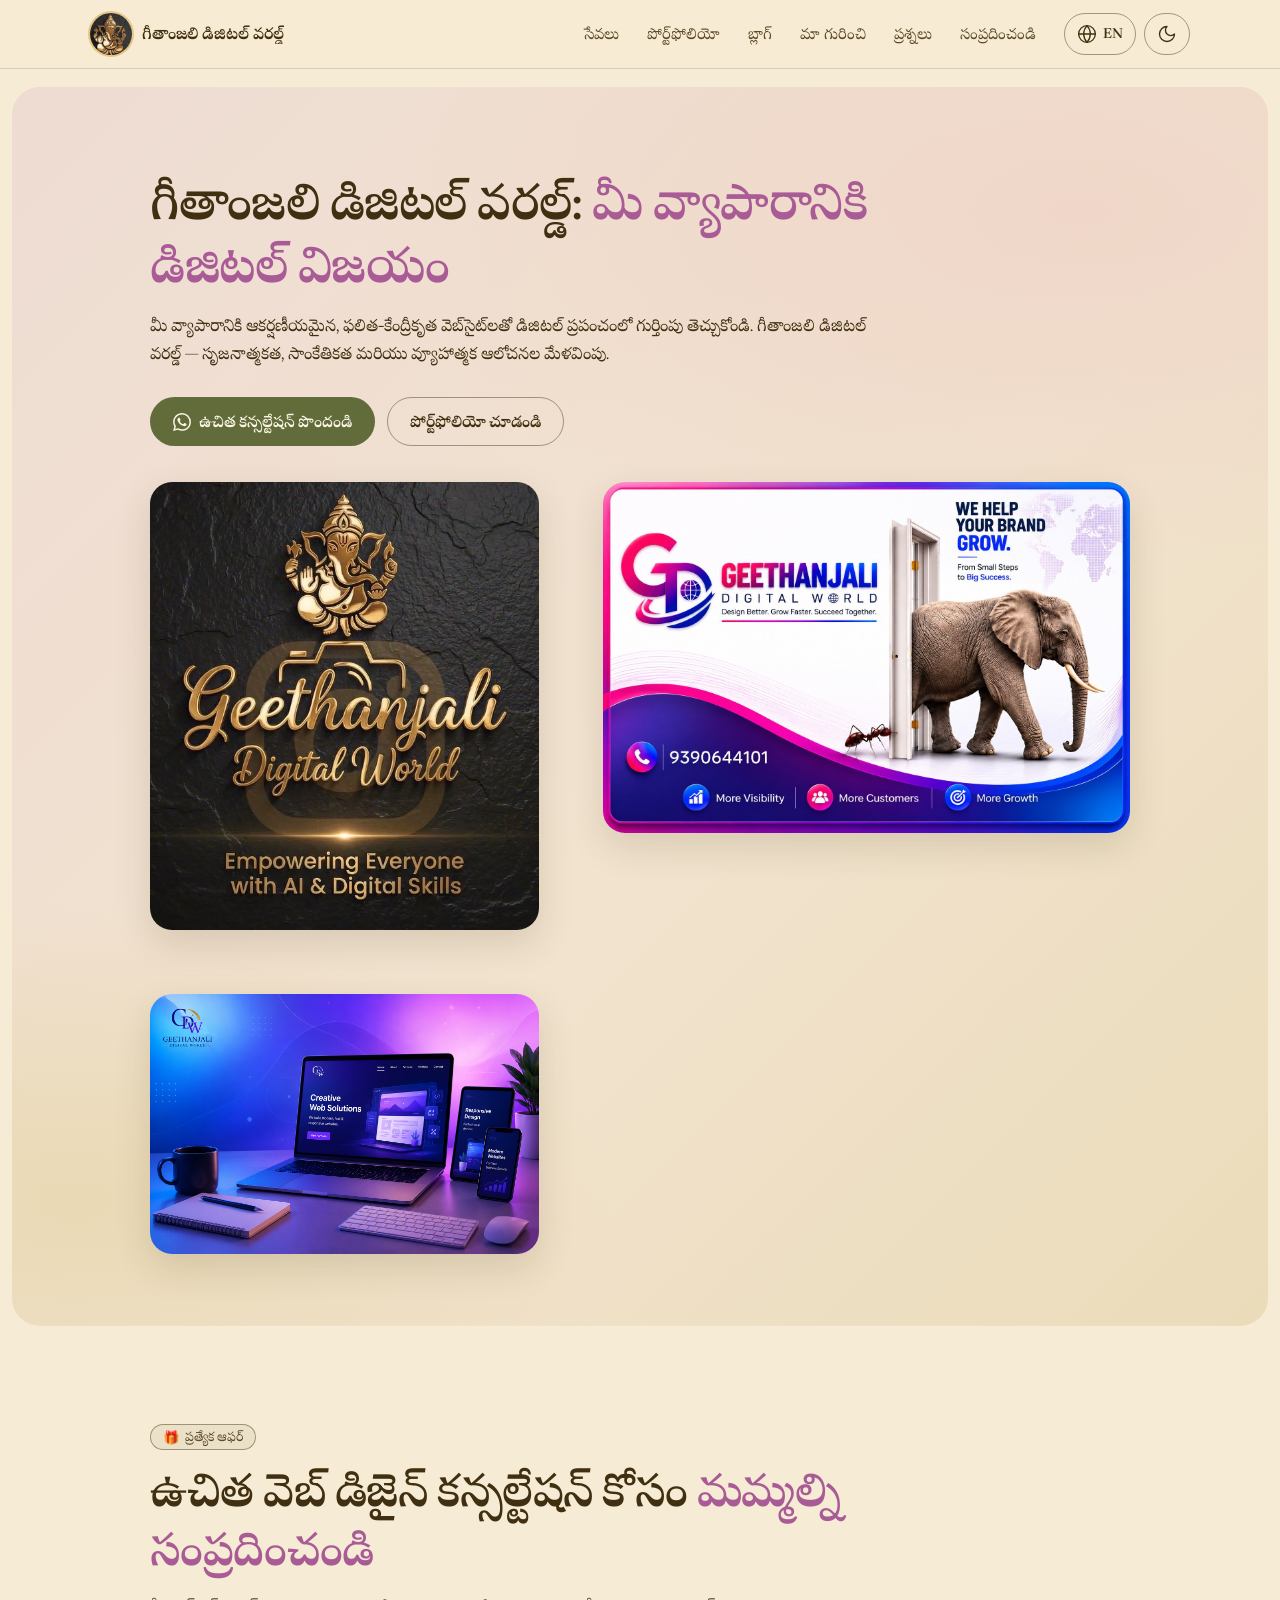
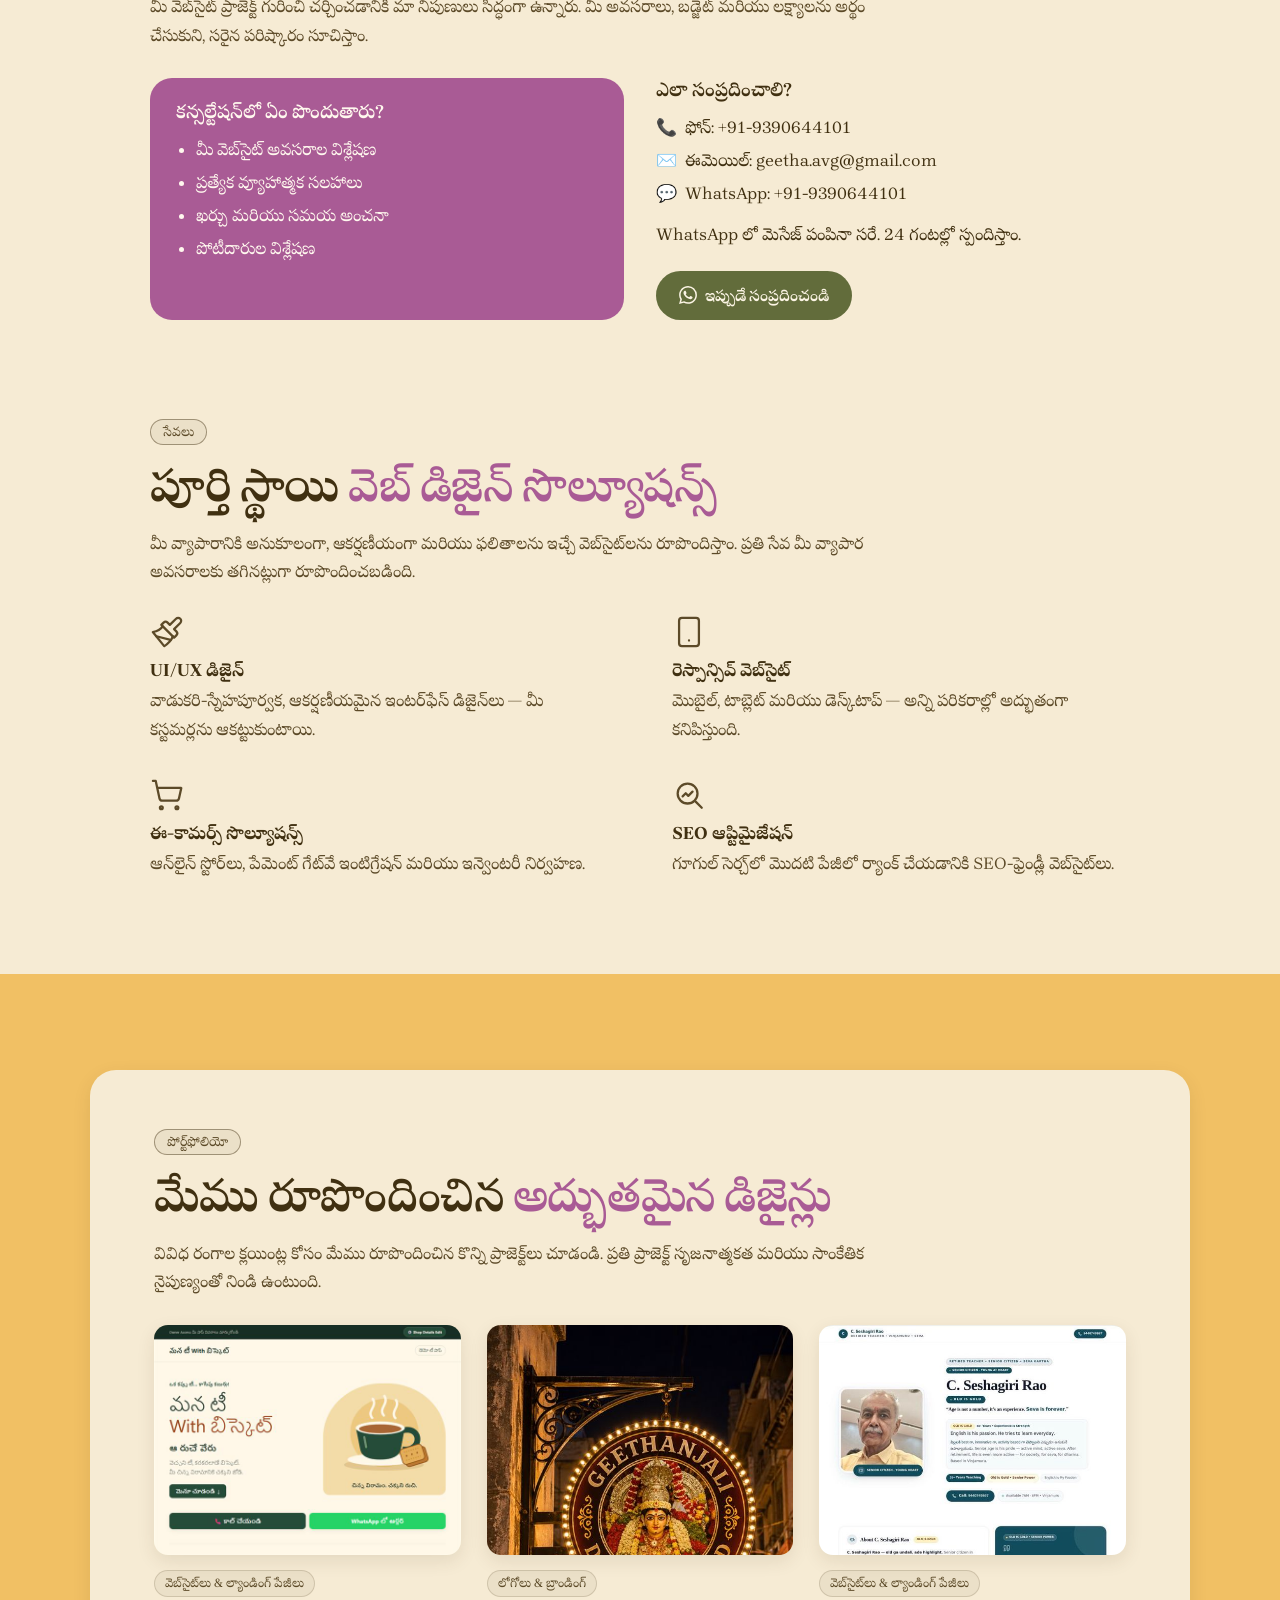
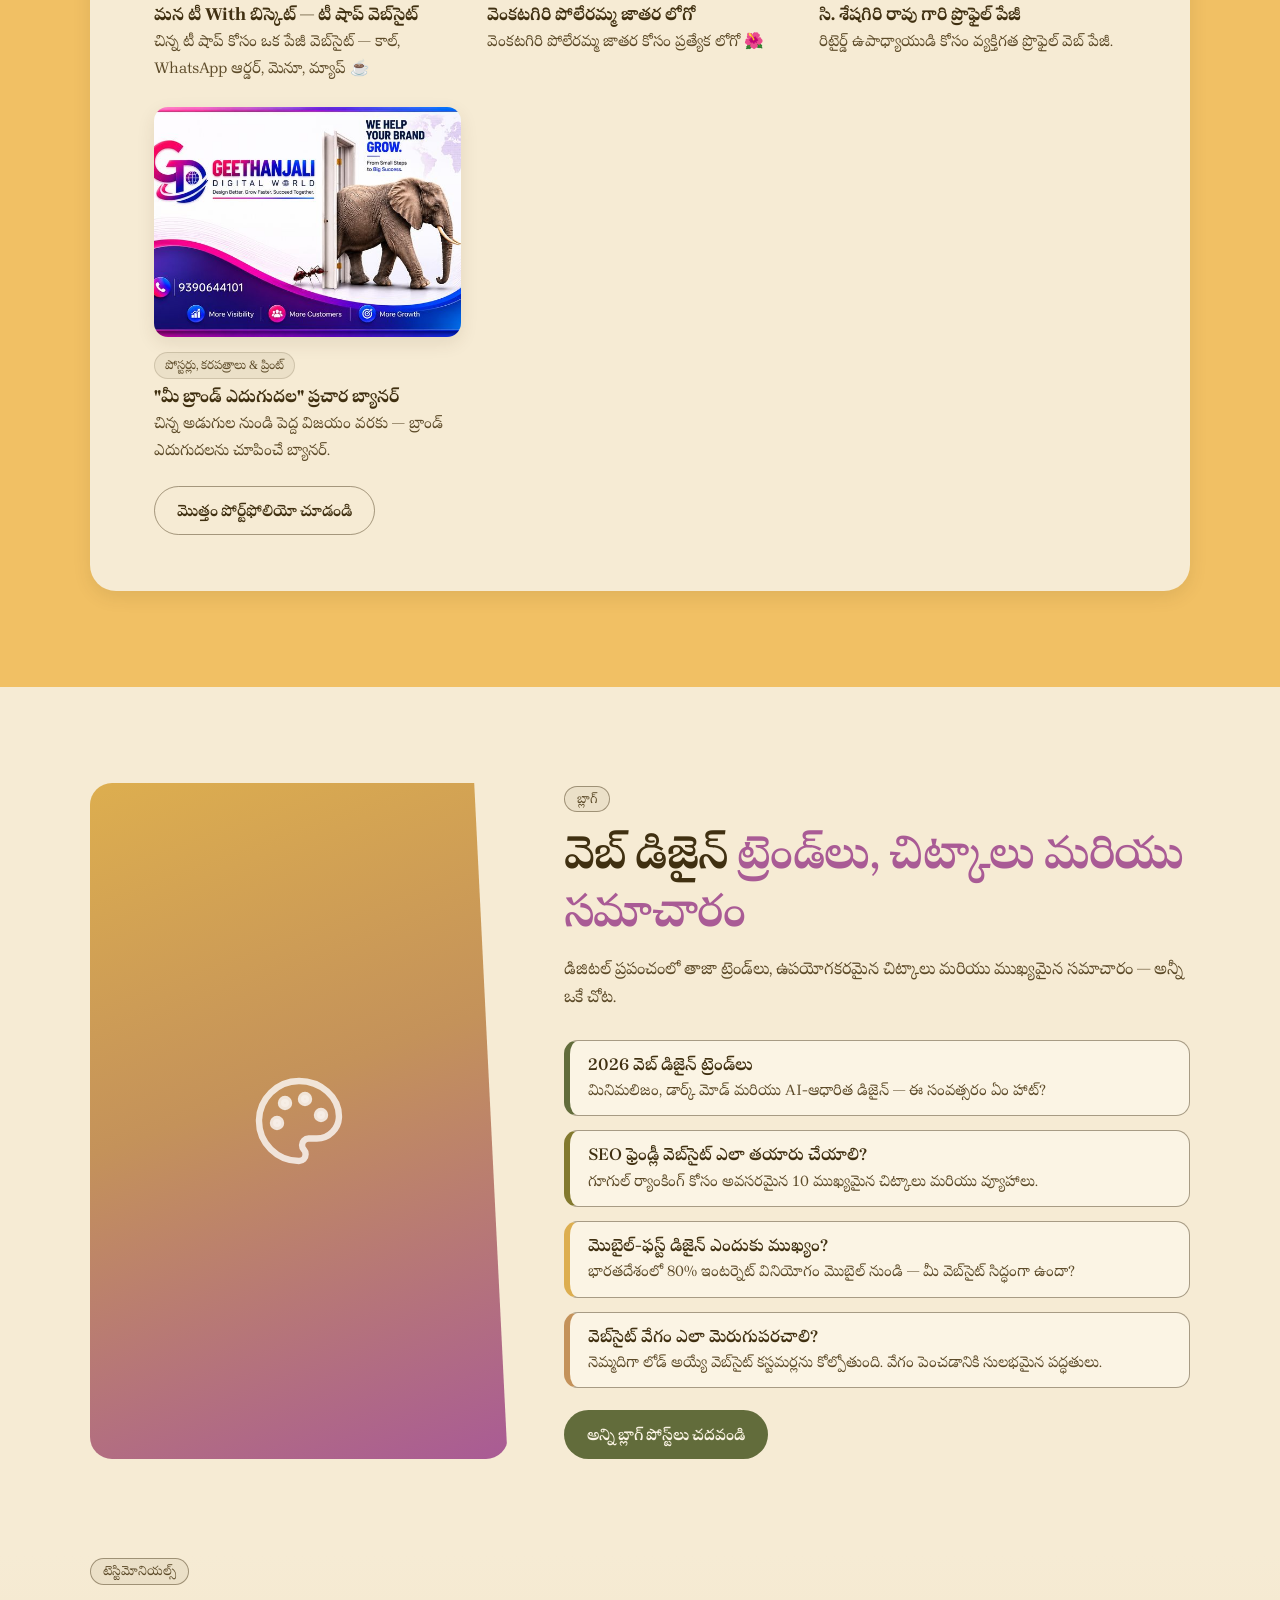
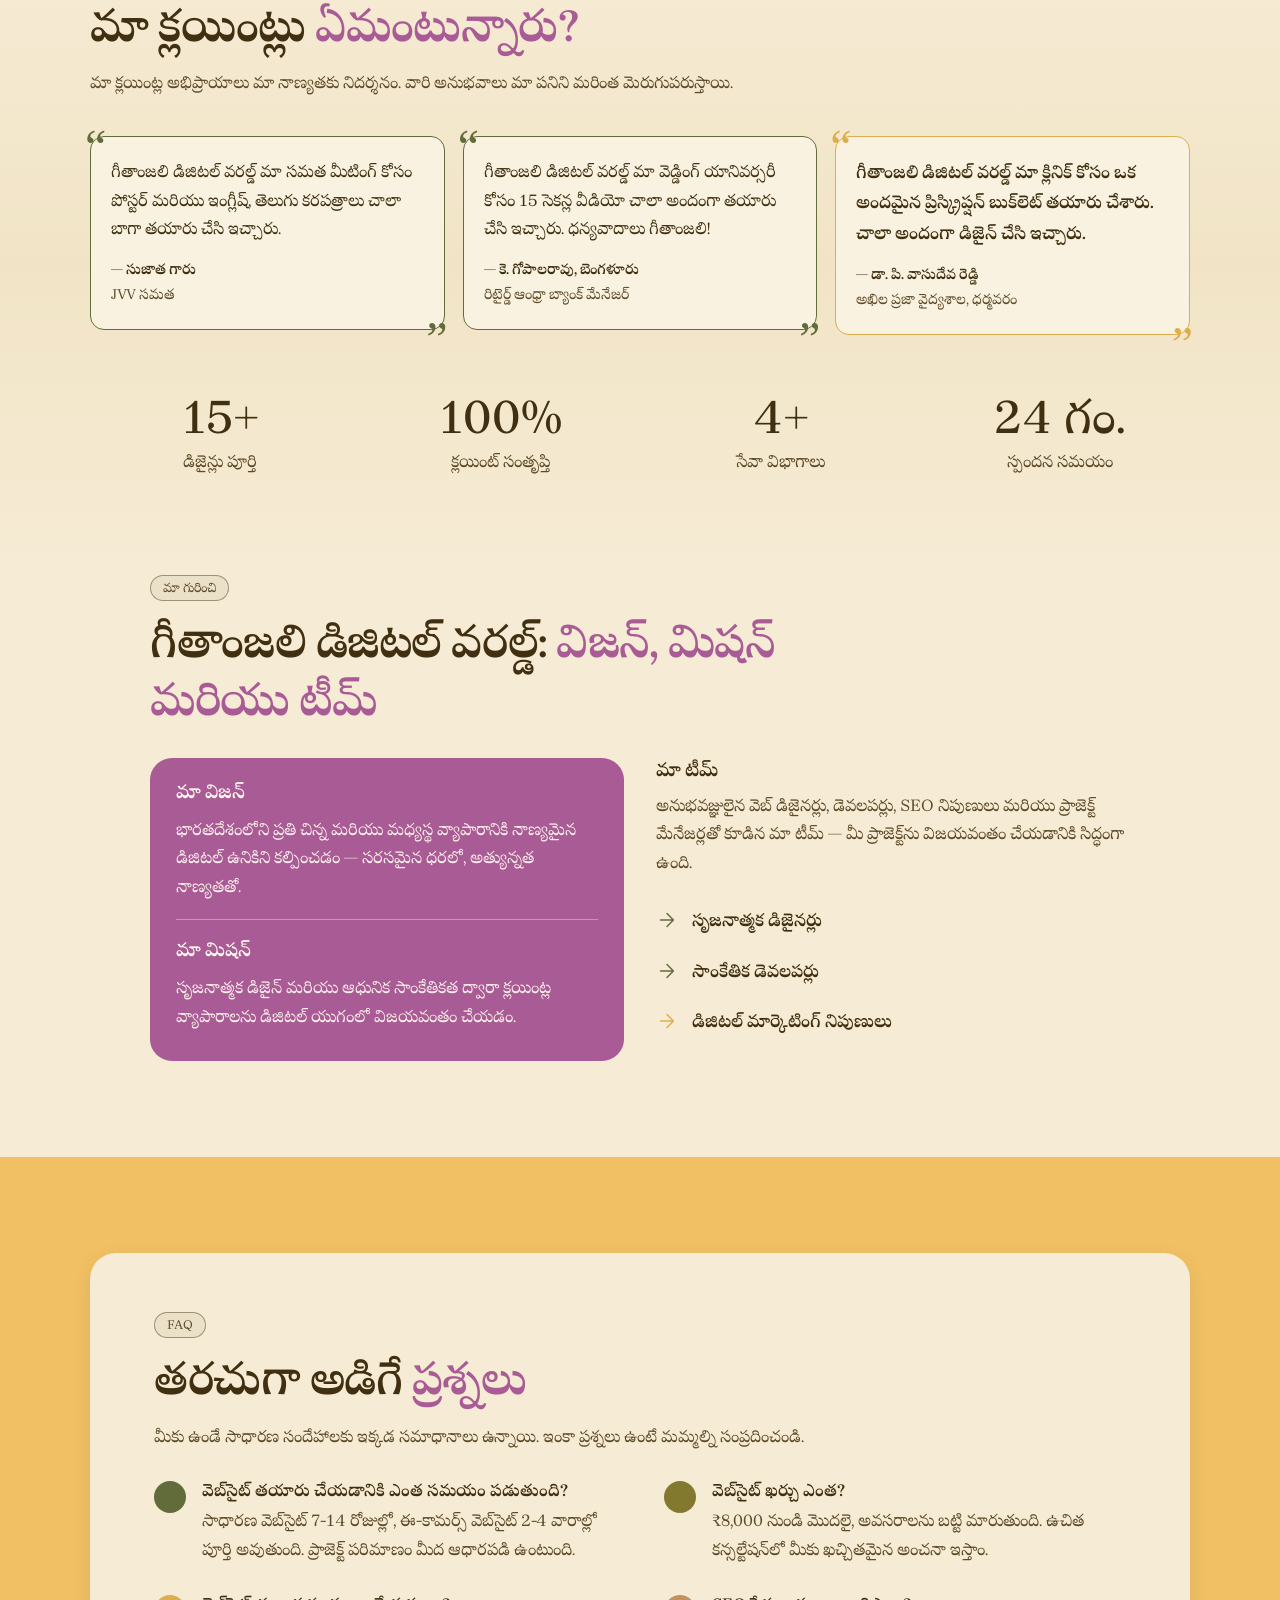
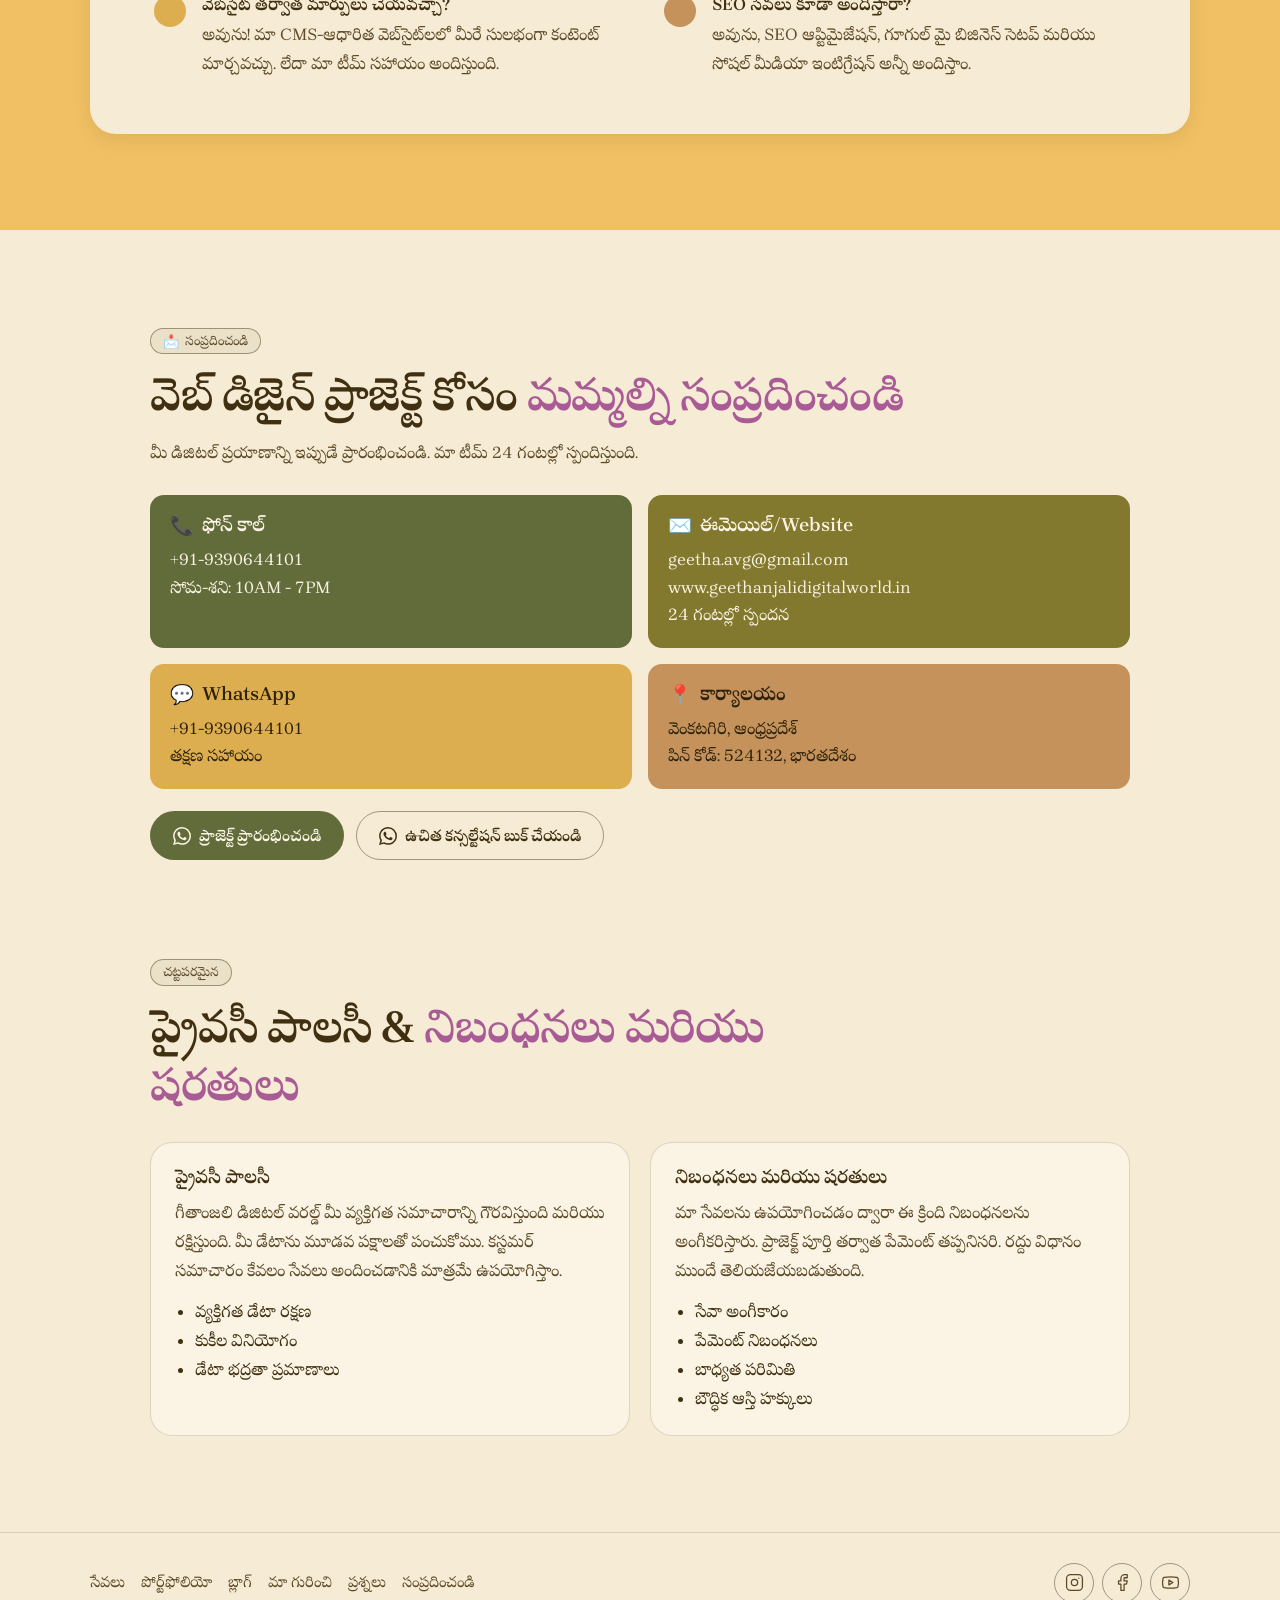
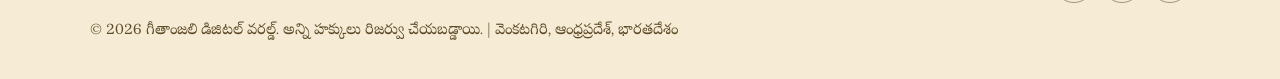
<file: index.html>
<!doctype html>
<html lang="te" data-root="./" data-page="home">
<head>
  <meta charset="utf-8">
  <meta name="viewport" content="width=device-width, initial-scale=1">
  <!-- Fallback title/description for search engines and link previews.
       The visible text comes from content.js. -->
  <title>గీతాంజలి డిజిటల్ వరల్డ్ : మీ వ్యాపారానికి డిజిటల్ విజయం | Geethanjali Digital World</title>
  <meta name="description" content="వెంకటగిరిలో వెబ్ డిజైన్, లోగోలు, పోస్టర్లు మరియు డిజిటల్ సేవలు. Web design, logos, posters and digital services from Venkatagiri.">
  <meta property="og:type" content="website">
  <meta property="og:title" content="గీతాంజలి డిజిటల్ వరల్డ్ : మీ వ్యాపారానికి డిజిటల్ విజయం | Geethanjali Digital World">
  <meta property="og:description" content="వెంకటగిరిలో వెబ్ డిజైన్, లోగోలు, పోస్టర్లు మరియు డిజిటల్ సేవలు. Web design, logos, posters and digital services from Venkatagiri.">
  <meta property="og:image" content="./assets/images/brand/logo-ganesha.jpg">
  <meta name="theme-color" content="#F6EBD4" media="(prefers-color-scheme: light)">
  <meta name="theme-color" content="#1C1812" media="(prefers-color-scheme: dark)">
  <link rel="icon" href="./assets/images/brand/favicon-32.png">
  <link rel="apple-touch-icon" href="./assets/images/brand/favicon-180.png">
  <link rel="stylesheet" href="./assets/css/style.css">
  <script src="./content.js"></script>
  <script src="./assets/js/site.js"></script>
  <script src="./assets/js/pages/home.js" defer></script>
</head>
<body>
  <header id="site-header"></header>
  <main id="main" tabindex="-1"></main>
  <footer id="site-footer"></footer>
  <noscript><p class="noscript">ఈ వెబ్‌సైట్ చూడటానికి JavaScript ఆన్ చేయండి. Please turn on JavaScript to view this website.</p></noscript>
</body>
</html>
</file>
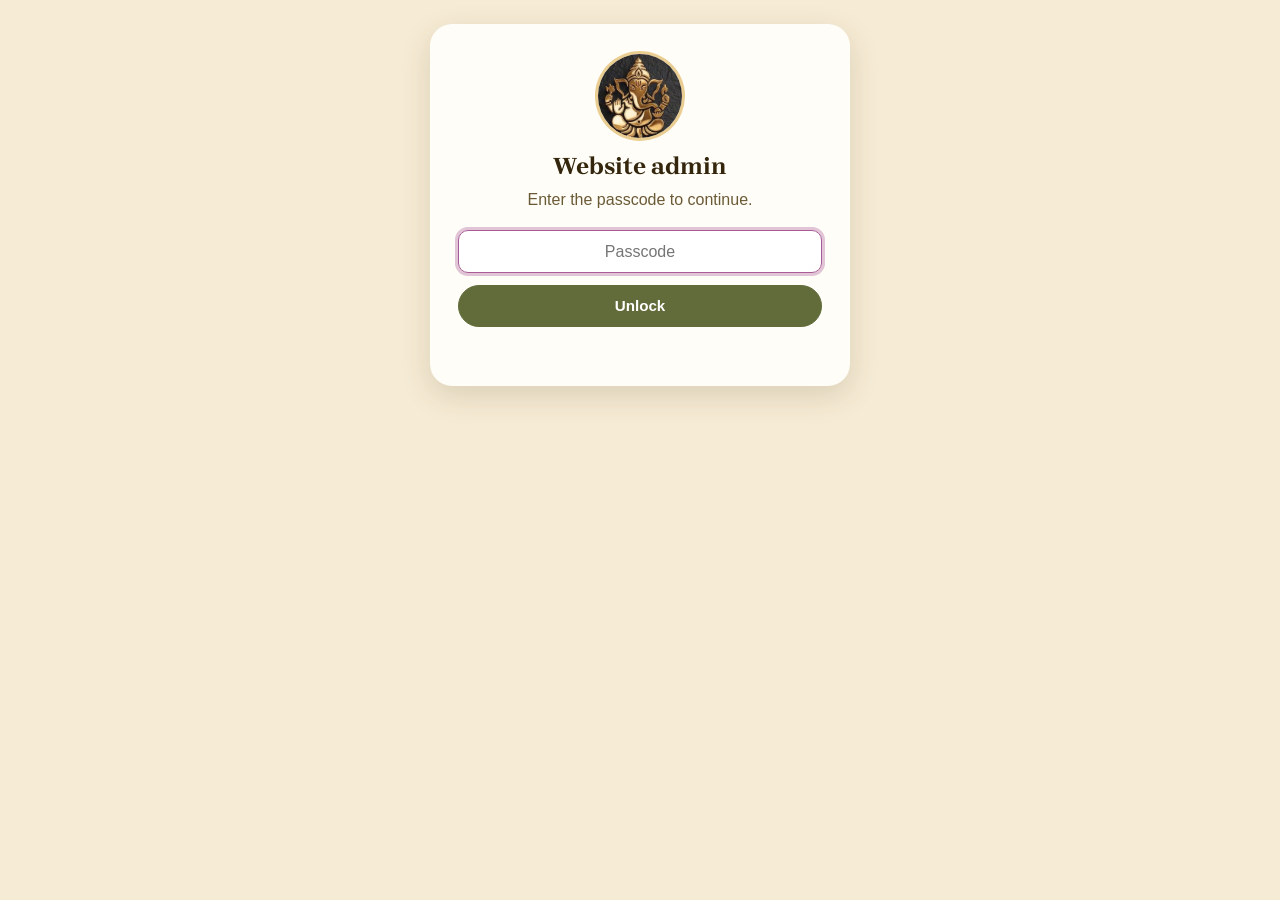
<file: admin/index.html>
<!doctype html>
<html lang="en">
<head>
  <meta charset="utf-8">
  <meta name="viewport" content="width=device-width, initial-scale=1, viewport-fit=cover">
  <meta name="robots" content="noindex, nofollow">
  <meta name="theme-color" content="#FBF5E8">
  <meta name="apple-mobile-web-app-capable" content="yes">
  <meta name="apple-mobile-web-app-title" content="Site Admin">
  <title>Website admin — Geethanjali Digital World</title>
  <link rel="icon" href="../assets/images/brand/favicon-32.png">
  <link rel="apple-touch-icon" href="../assets/images/brand/favicon-180.png">
  <link rel="preconnect" href="https://fonts.gstatic.com" crossorigin>
  <link rel="stylesheet" href="https://fonts.googleapis.com/css2?family=Brygada+1918:wght@400;600&family=Noto+Serif+Telugu:wght@400;600&display=swap">
  <link rel="stylesheet" href="admin.css">
  <script>
    // Always load the newest content.js (skip the browser cache).
    document.write('<script src="../content.js?v=' + Date.now() + '"><\/script>');
  </script>
  <script src="content-io.js"></script>
  <script src="admin.js" defer></script>
</head>
<body>
  <div id="app"><div class="lock"><p class="muted">Loading…</p></div></div>
  <noscript><p style="padding:24px">The admin panel needs JavaScript.</p></noscript>
</body>
</html>
</file>
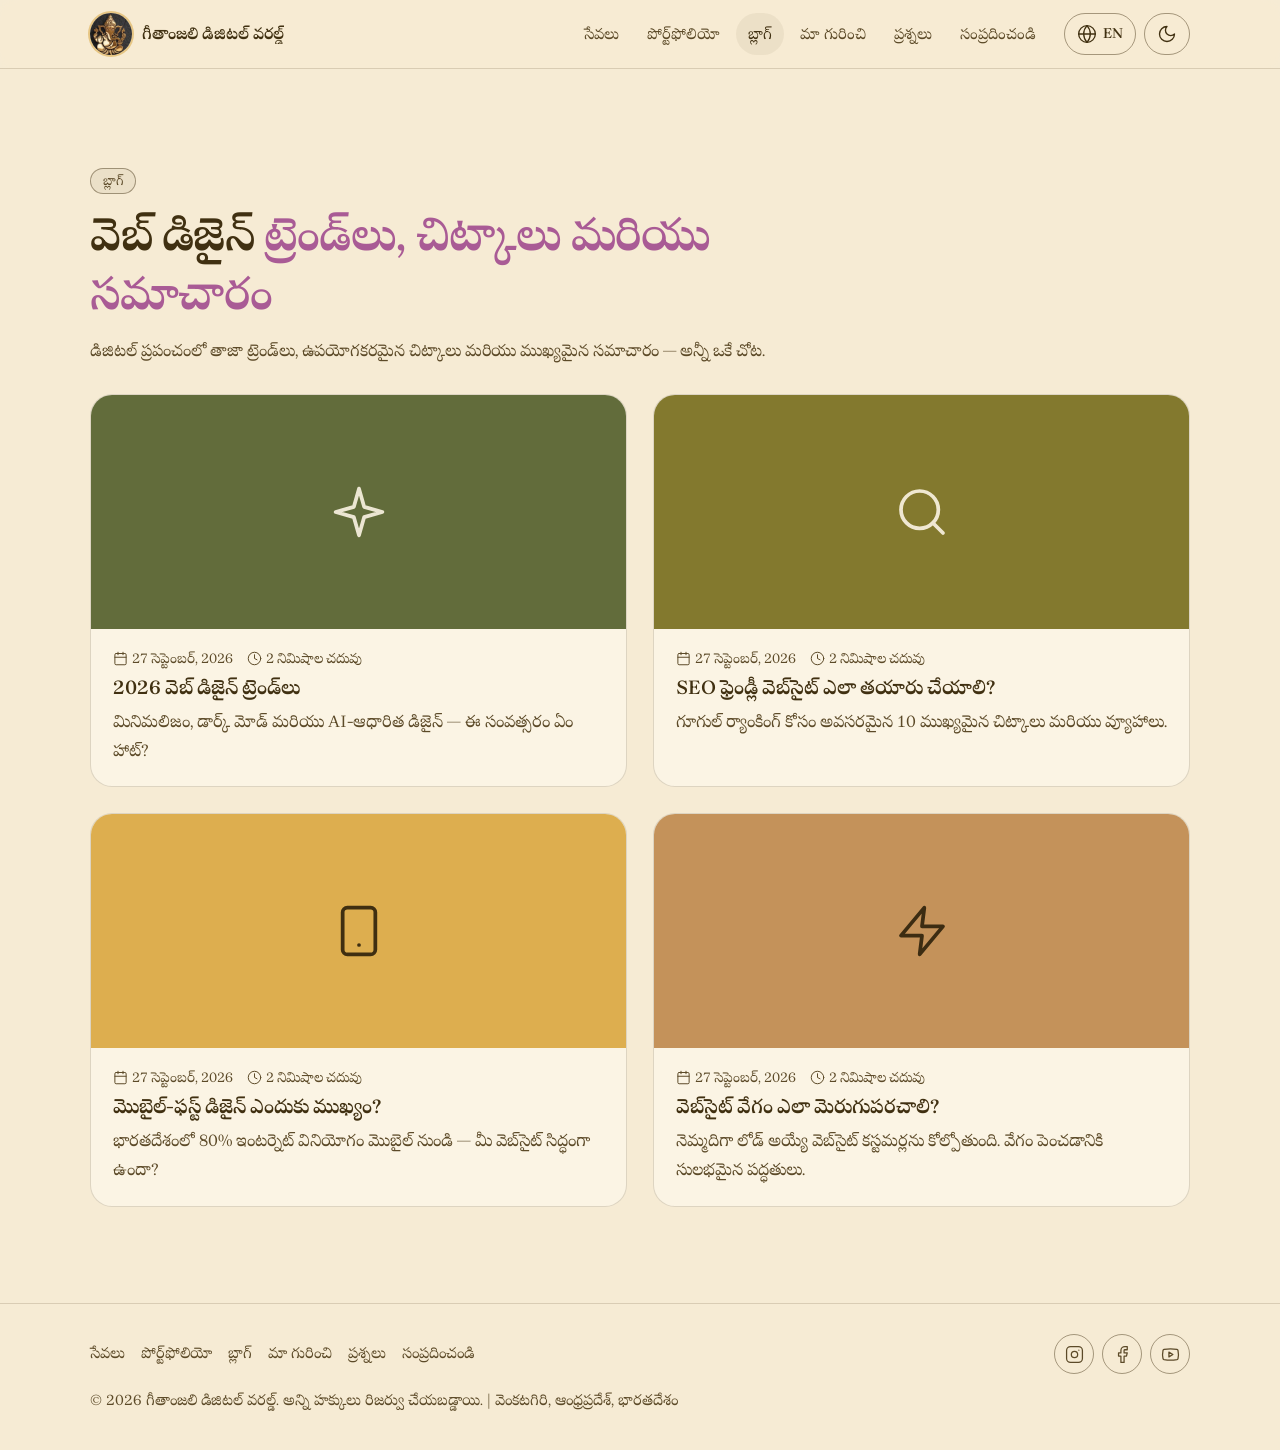
<file: blog/index.html>
<!doctype html>
<html lang="te" data-root="../" data-page="blog">
<head>
  <meta charset="utf-8">
  <meta name="viewport" content="width=device-width, initial-scale=1">
  <!-- Fallback title/description for search engines and link previews.
       The visible text comes from content.js. -->
  <title>బ్లాగ్ | Blog — Geethanjali Digital World</title>
  <meta name="description" content="వెబ్ డిజైన్ ట్రెండ్‌లు, చిట్కాలు మరియు సమాచారం. Web design trends, tips and insights.">
  <meta property="og:type" content="website">
  <meta property="og:title" content="బ్లాగ్ | Blog — Geethanjali Digital World">
  <meta property="og:description" content="వెబ్ డిజైన్ ట్రెండ్‌లు, చిట్కాలు మరియు సమాచారం. Web design trends, tips and insights.">
  <meta property="og:image" content="../assets/images/brand/logo-ganesha.jpg">
  <meta name="theme-color" content="#F6EBD4" media="(prefers-color-scheme: light)">
  <meta name="theme-color" content="#1C1812" media="(prefers-color-scheme: dark)">
  <link rel="icon" href="../assets/images/brand/favicon-32.png">
  <link rel="apple-touch-icon" href="../assets/images/brand/favicon-180.png">
  <link rel="stylesheet" href="../assets/css/style.css">
  <script src="../content.js"></script>
  <script src="../assets/js/site.js"></script>
  <script src="../assets/js/pages/blog.js" defer></script>
</head>
<body>
  <header id="site-header"></header>
  <main id="main" tabindex="-1"></main>
  <footer id="site-footer"></footer>
  <noscript><p class="noscript">ఈ వెబ్‌సైట్ చూడటానికి JavaScript ఆన్ చేయండి. Please turn on JavaScript to view this website.</p></noscript>
</body>
</html>
</file>
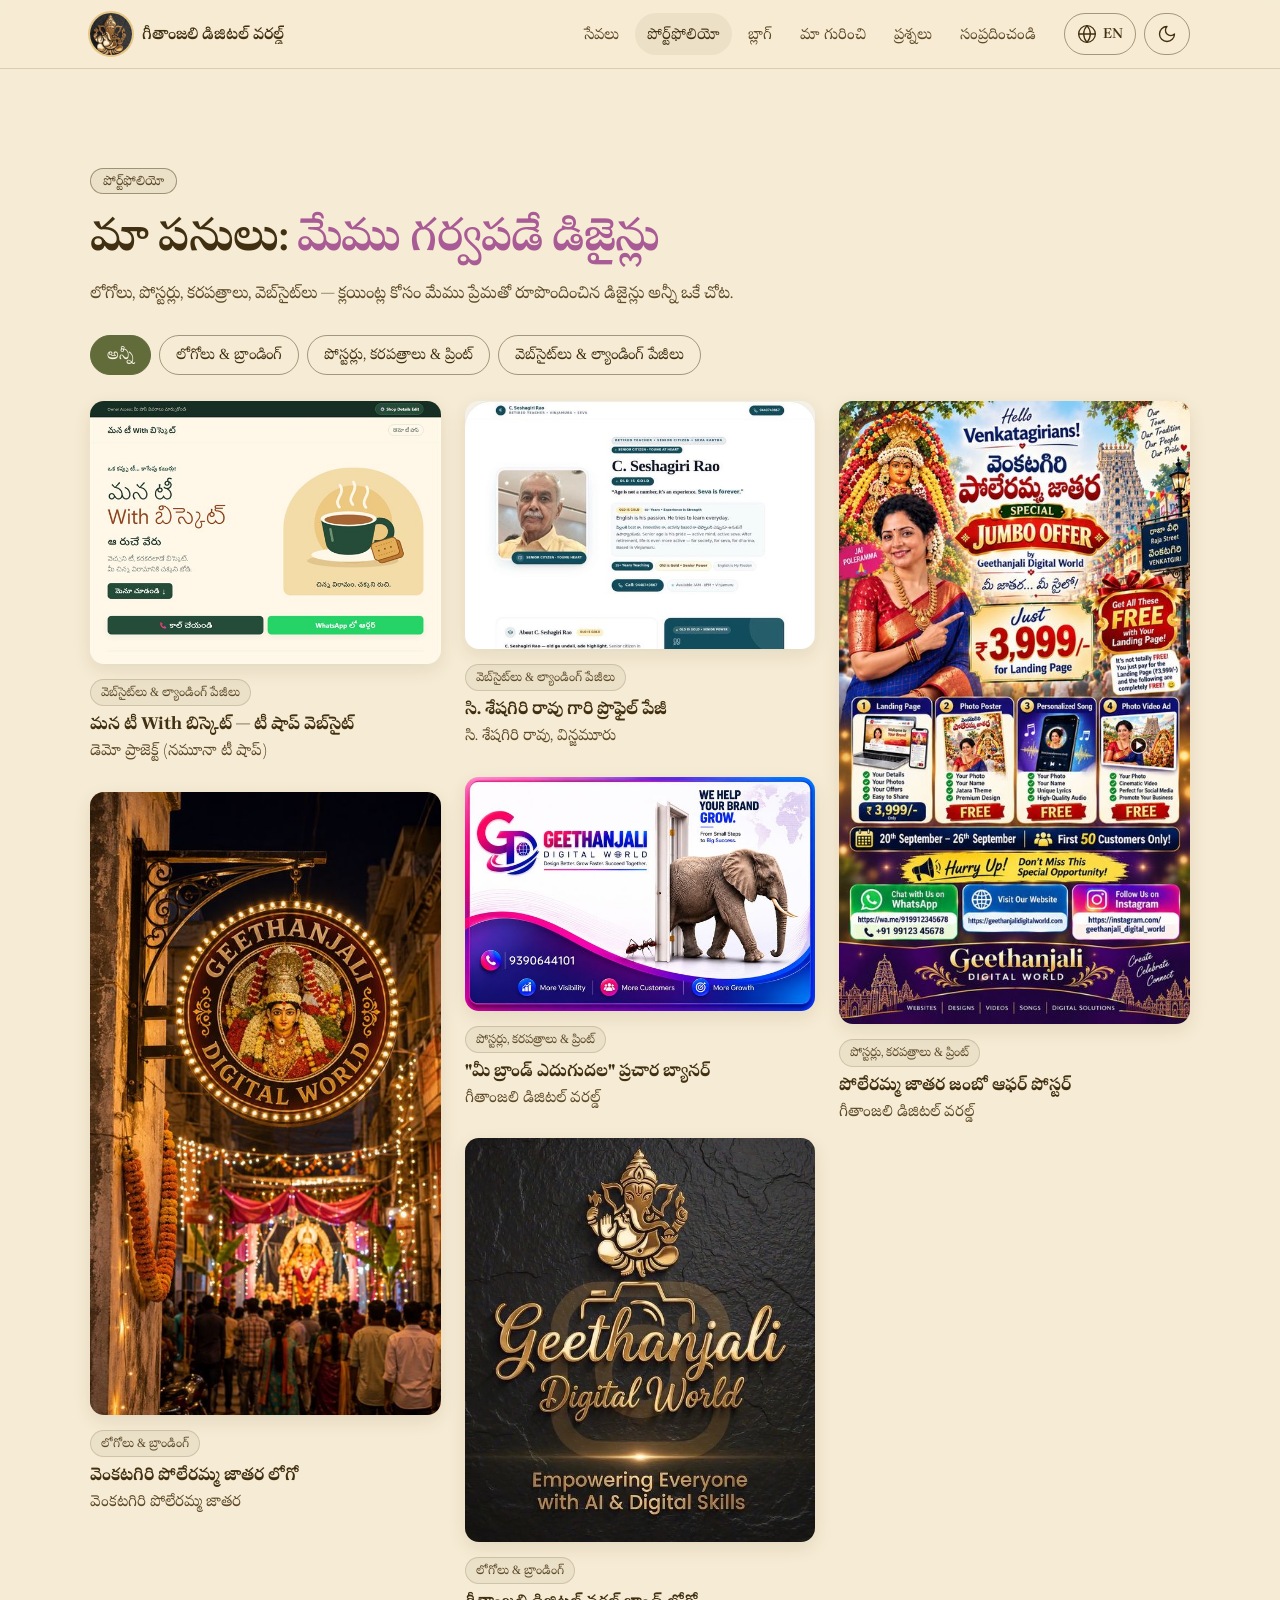
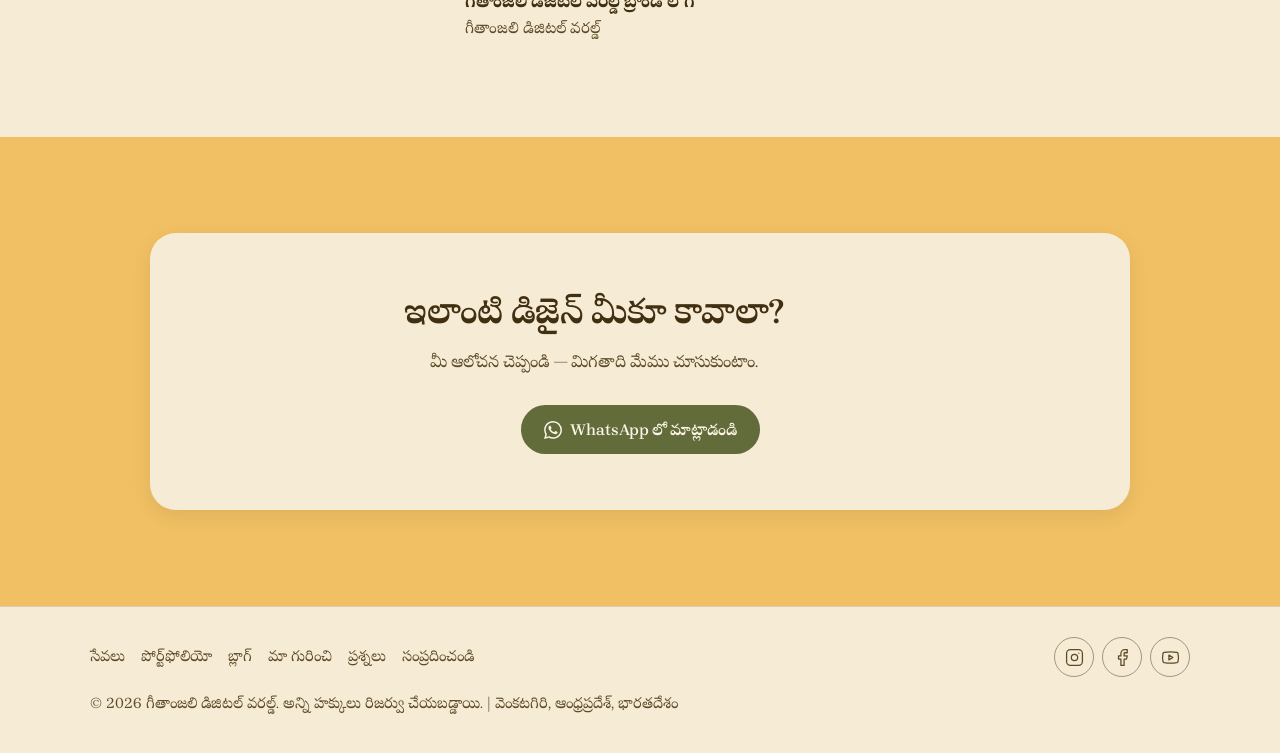
<file: portfolio/index.html>
<!doctype html>
<html lang="te" data-root="../" data-page="portfolio">
<head>
  <meta charset="utf-8">
  <meta name="viewport" content="width=device-width, initial-scale=1">
  <!-- Fallback title/description for search engines and link previews.
       The visible text comes from content.js. -->
  <title>పోర్ట్‌ఫోలియో | Portfolio — Geethanjali Digital World</title>
  <meta name="description" content="గీతాంజలి డిజిటల్ వరల్డ్ రూపొందించిన లోగోలు, పోస్టర్లు మరియు వెబ్‌సైట్‌లు. Logos, posters and websites by Geethanjali Digital World.">
  <meta property="og:type" content="website">
  <meta property="og:title" content="పోర్ట్‌ఫోలియో | Portfolio — Geethanjali Digital World">
  <meta property="og:description" content="గీతాంజలి డిజిటల్ వరల్డ్ రూపొందించిన లోగోలు, పోస్టర్లు మరియు వెబ్‌సైట్‌లు. Logos, posters and websites by Geethanjali Digital World.">
  <meta property="og:image" content="../assets/images/brand/logo-ganesha.jpg">
  <meta name="theme-color" content="#F6EBD4" media="(prefers-color-scheme: light)">
  <meta name="theme-color" content="#1C1812" media="(prefers-color-scheme: dark)">
  <link rel="icon" href="../assets/images/brand/favicon-32.png">
  <link rel="apple-touch-icon" href="../assets/images/brand/favicon-180.png">
  <link rel="stylesheet" href="../assets/css/style.css">
  <script src="../content.js"></script>
  <script src="../assets/js/site.js"></script>
  <script src="../assets/js/pages/portfolio.js" defer></script>
</head>
<body>
  <header id="site-header"></header>
  <main id="main" tabindex="-1"></main>
  <footer id="site-footer"></footer>
  <noscript><p class="noscript">ఈ వెబ్‌సైట్ చూడటానికి JavaScript ఆన్ చేయండి. Please turn on JavaScript to view this website.</p></noscript>
</body>
</html>
</file>
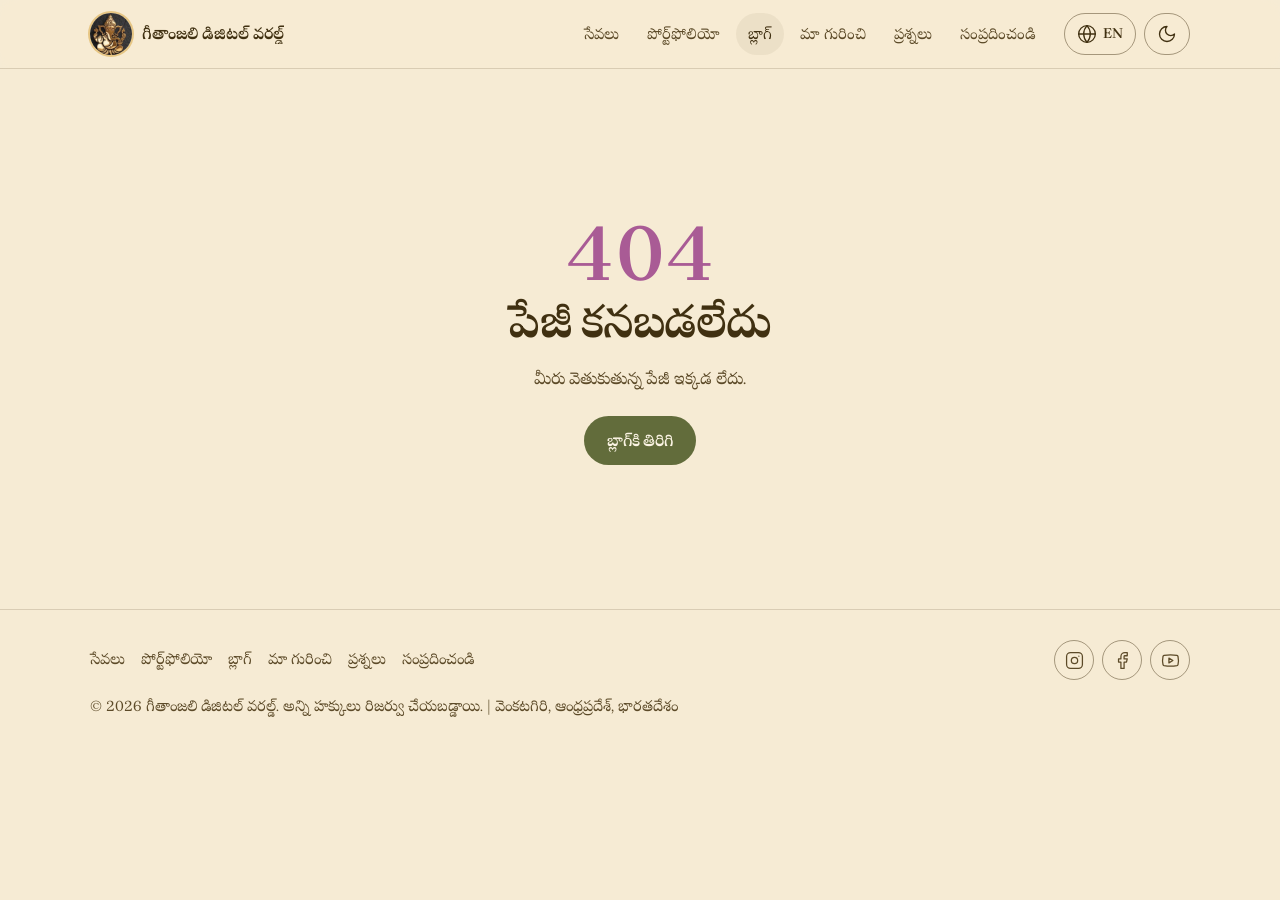
<file: blog/post/index.html>
<!doctype html>
<html lang="te" data-root="../../" data-page="post">
<head>
  <meta charset="utf-8">
  <meta name="viewport" content="width=device-width, initial-scale=1">
  <!-- Fallback title/description for search engines and link previews.
       The visible text comes from content.js. -->
  <title>బ్లాగ్ | Blog — Geethanjali Digital World</title>
  <meta name="description" content="గీతాంజలి డిజిటల్ వరల్డ్ బ్లాగ్ వ్యాసం. An article from the Geethanjali Digital World blog.">
  <meta property="og:type" content="website">
  <meta property="og:title" content="బ్లాగ్ | Blog — Geethanjali Digital World">
  <meta property="og:description" content="గీతాంజలి డిజిటల్ వరల్డ్ బ్లాగ్ వ్యాసం. An article from the Geethanjali Digital World blog.">
  <meta property="og:image" content="../../assets/images/brand/logo-ganesha.jpg">
  <meta name="theme-color" content="#F6EBD4" media="(prefers-color-scheme: light)">
  <meta name="theme-color" content="#1C1812" media="(prefers-color-scheme: dark)">
  <link rel="icon" href="../../assets/images/brand/favicon-32.png">
  <link rel="apple-touch-icon" href="../../assets/images/brand/favicon-180.png">
  <link rel="stylesheet" href="../../assets/css/style.css">
  <script src="../../content.js"></script>
  <script src="../../assets/js/site.js"></script>
  <script src="../../assets/js/pages/post.js" defer></script>
</head>
<body>
  <header id="site-header"></header>
  <main id="main" tabindex="-1"></main>
  <footer id="site-footer"></footer>
  <noscript><p class="noscript">ఈ వెబ్‌సైట్ చూడటానికి JavaScript ఆన్ చేయండి. Please turn on JavaScript to view this website.</p></noscript>
</body>
</html>
</file>
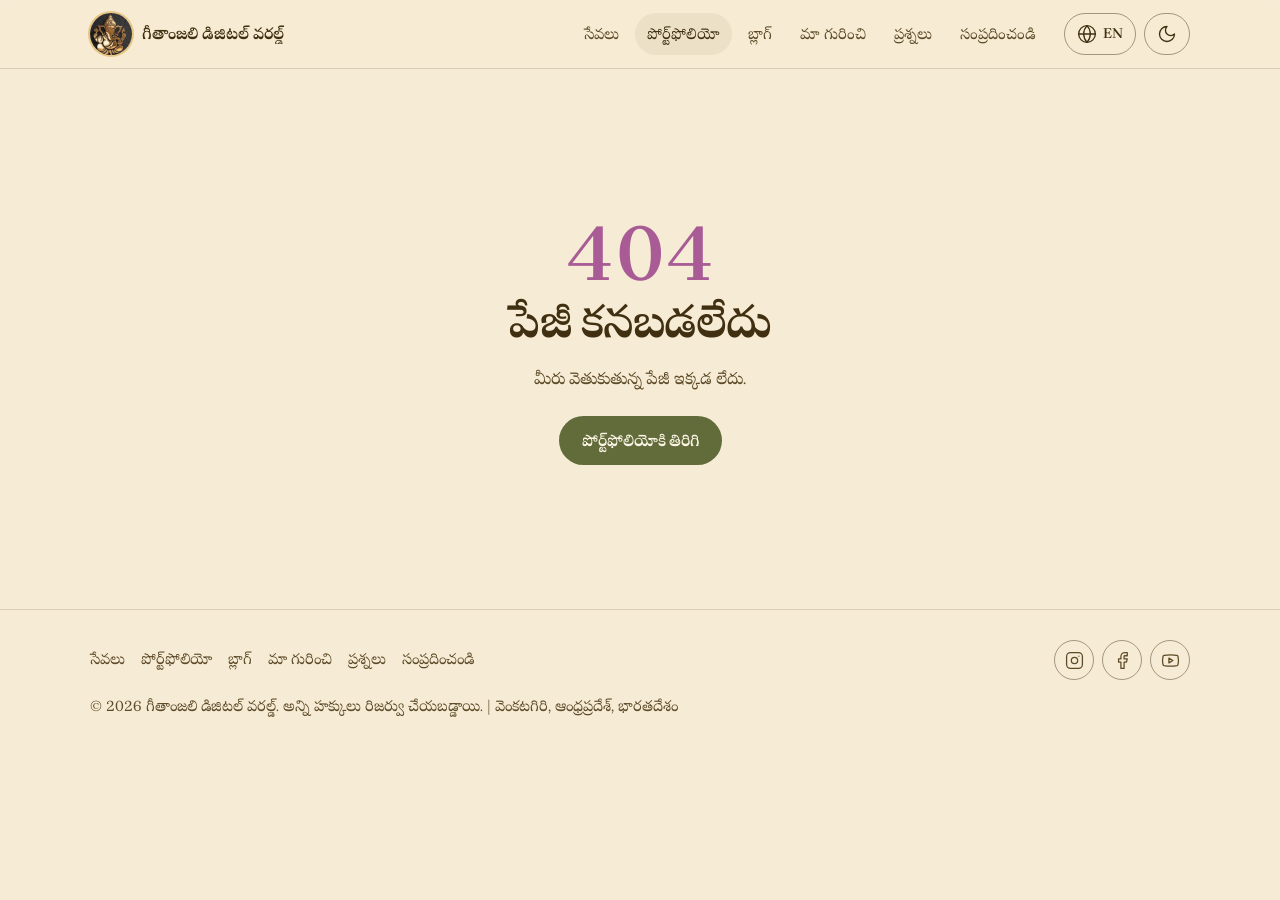
<file: portfolio/project/index.html>
<!doctype html>
<html lang="te" data-root="../../" data-page="project">
<head>
  <meta charset="utf-8">
  <meta name="viewport" content="width=device-width, initial-scale=1">
  <!-- Fallback title/description for search engines and link previews.
       The visible text comes from content.js. -->
  <title>ప్రాజెక్ట్ | Project — Geethanjali Digital World</title>
  <meta name="description" content="గీతాంజలి డిజిటల్ వరల్డ్ పోర్ట్‌ఫోలియో ప్రాజెక్ట్. A portfolio project by Geethanjali Digital World.">
  <meta property="og:type" content="website">
  <meta property="og:title" content="ప్రాజెక్ట్ | Project — Geethanjali Digital World">
  <meta property="og:description" content="గీతాంజలి డిజిటల్ వరల్డ్ పోర్ట్‌ఫోలియో ప్రాజెక్ట్. A portfolio project by Geethanjali Digital World.">
  <meta property="og:image" content="../../assets/images/brand/logo-ganesha.jpg">
  <meta name="theme-color" content="#F6EBD4" media="(prefers-color-scheme: light)">
  <meta name="theme-color" content="#1C1812" media="(prefers-color-scheme: dark)">
  <link rel="icon" href="../../assets/images/brand/favicon-32.png">
  <link rel="apple-touch-icon" href="../../assets/images/brand/favicon-180.png">
  <link rel="stylesheet" href="../../assets/css/style.css">
  <script src="../../content.js"></script>
  <script src="../../assets/js/site.js"></script>
  <script src="../../assets/js/pages/project.js" defer></script>
</head>
<body>
  <header id="site-header"></header>
  <main id="main" tabindex="-1"></main>
  <footer id="site-footer"></footer>
  <noscript><p class="noscript">ఈ వెబ్‌సైట్ చూడటానికి JavaScript ఆన్ చేయండి. Please turn on JavaScript to view this website.</p></noscript>
</body>
</html>
</file>
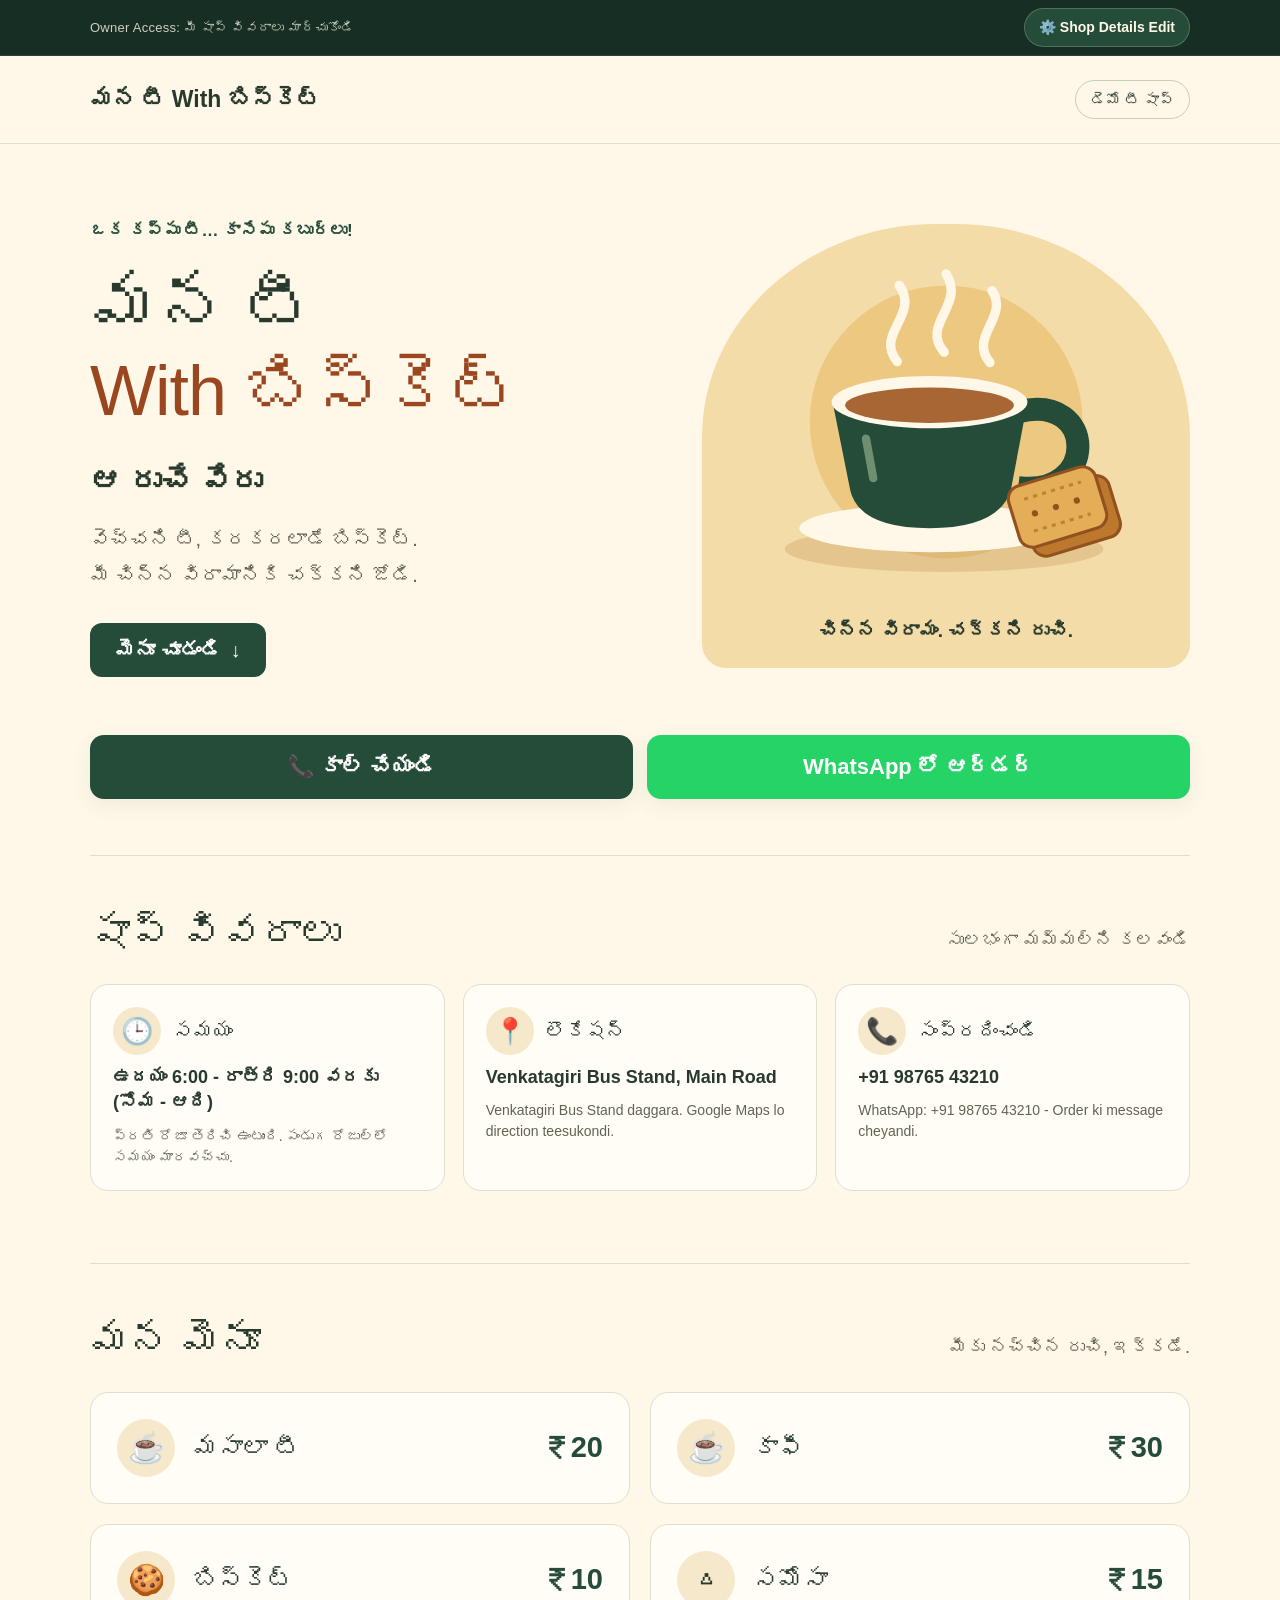
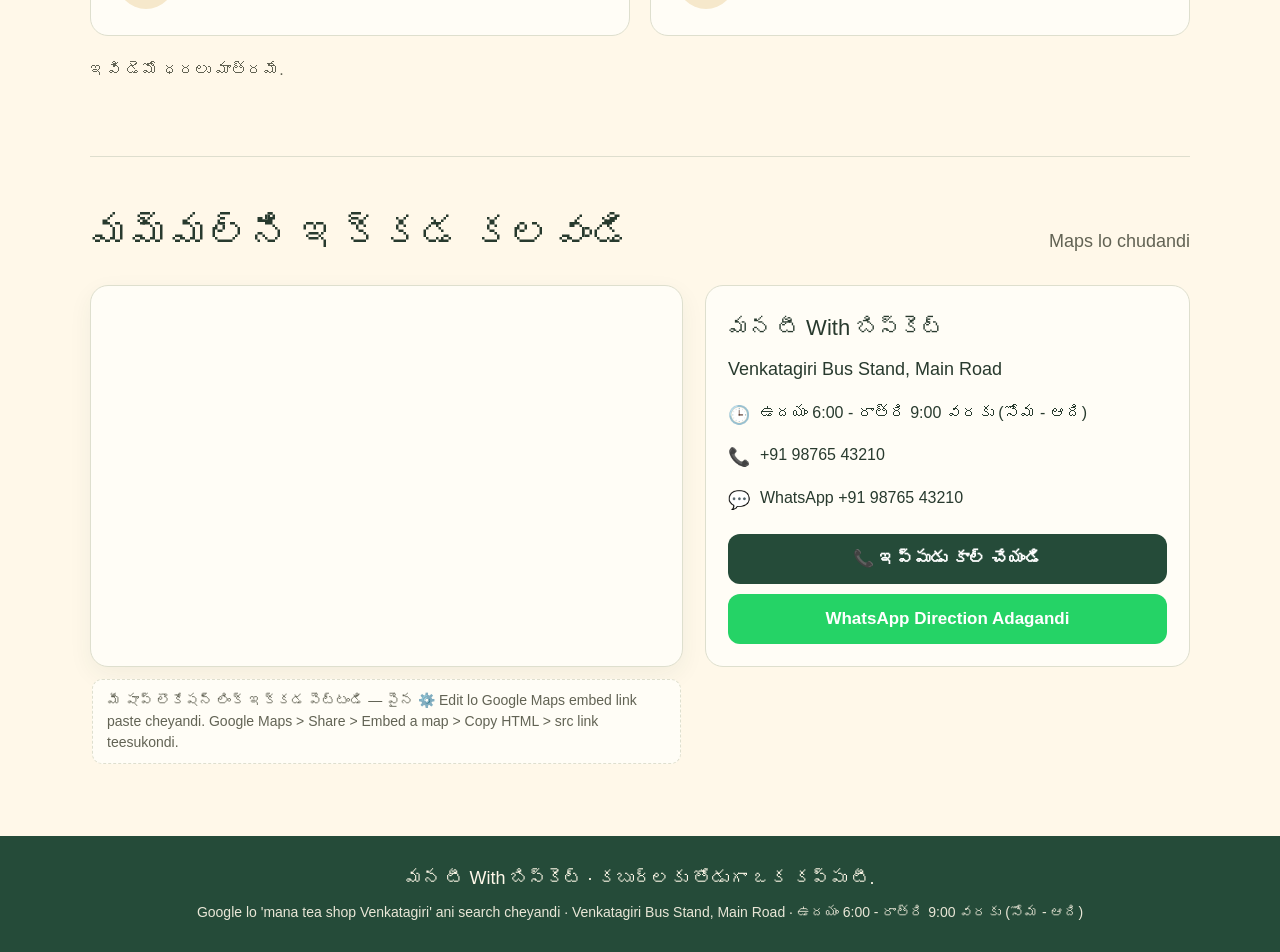
<file: portfolio/tea-biscuit/index.html>
<!doctype html>
<html lang="te">
<head>
  <meta charset="utf-8">
  <meta name="viewport" content="width=device-width, initial-scale=1">
  <!-- Demo tea shop website from the Geethanjali Digital World portfolio.
       A standalone page: it does not use content.js or the main site's CSS/JS.
       script.js updates the shop details below if the owner saved new ones. -->
  <title>మన టీ With బిస్కెట్ - Venkatagiri Best Tea Shop</title>
  <meta name="description" content="మన టీ With బిస్కెట్ - Venkatagiri lo best tea shop. Masala tea, coffee, biscuit, samosa. Timings ఉదయం 6:00 - రాత్రి 9:00 వరకు (సోమ - ఆది). Call cheyandi.">
  <meta property="og:type" content="website">
  <meta property="og:title" content="మన టీ With బిస్కెట్ - Venkatagiri Best Tea Shop">
  <meta property="og:description" content="మన టీ With బిస్కెట్ - Venkatagiri lo best tea shop. Masala tea, coffee, biscuit, samosa.">
  <meta property="og:image" content="../../assets/images/portfolio/tea-biscuit-site-thumb.jpg">
  <link rel="stylesheet" href="style.css">
  <script type="application/ld+json" id="shop-ld">{"@context":"https://schema.org","@type":"CafeOrCoffeeShop","name":"మన టీ With బిస్కెట్","description":"Venkatagiri lo best tea shop. Masala tea, coffee, biscuit, samosa. Timings ఉదయం 6:00 - రాత్రి 9:00 వరకు (సోమ - ఆది)","address":{"@type":"PostalAddress","streetAddress":"Venkatagiri Bus Stand, Main Road","addressLocality":"Venkatagiri","addressRegion":"Andhra Pradesh","addressCountry":"IN"},"telephone":"+919876543210","openingHours":"Mo-Su 06:00-21:00","servesCuisine":["Tea","Coffee","Snacks"],"priceRange":"₹"}</script>
  <script src="script.js" defer></script>
</head>
<body>
  <!-- OWNER ACCESS — edit panel; changes are saved only in this browser -->
  <div class="owner-edit-root">
    <div class="owner-bar">
      <div class="wrap owner-bar-inner">
        <span class="owner-label">Owner Access: మీ షాప్ వివరాలు మార్చుకోండి</span>
        <button class="owner-toggle" type="button" aria-expanded="false" aria-controls="owner-panel">⚙️ Shop Details Edit</button>
      </div>
    </div>
    <div class="owner-panel" id="owner-panel" hidden>
      <div class="wrap owner-panel-inner">
        <h3>షాప్ వివరాలు సవరించండి</h3>
        <p class="sub">ఇక్కడ మార్చిన వివరాలు వెంటనే సైట్‌లో కనిపిస్తాయి. ఇవి మీ బ్రౌజర్‌లో save అవుతాయి (localStorage). మీ లొకేషన్ లింక్ Google Maps నుండి copy చేసి ఇక్కడ paste చేయండి.</p>
        <div class="form-grid">
          <div class="field">
            <label for="f-shopName">Shop Name</label>
            <input id="f-shopName" data-field="shopName" placeholder="మన టీ With బిస్కెట్">
          </div>
          <div class="field">
            <label for="f-timings">Timings / సమయం</label>
            <input id="f-timings" data-field="timings" placeholder="ఉదయం 6:00 - రాత్రి 9:00 వరకు">
          </div>
          <div class="field">
            <label for="f-phoneDisplay">Phone Number (కాల్)</label>
            <input id="f-phoneDisplay" data-field="phoneDisplay" placeholder="+91 98765 43210" inputmode="tel">
          </div>
          <div class="field">
            <label for="f-waDisplay">WhatsApp Number</label>
            <input id="f-waDisplay" data-field="waDisplay" placeholder="+91 98765 43210" inputmode="tel">
          </div>
          <div class="field full">
            <label for="f-address">Address / Location Text</label>
            <textarea id="f-address" data-field="address" placeholder="Venkatagiri Bus Stand, Main Road"></textarea>
          </div>
          <div class="field full">
            <label for="f-mapSrc">Google Maps Embed Link (iframe src)</label>
            <textarea id="f-mapSrc" data-field="mapSrc" placeholder="https://www.google.com/maps?q=Venkatagiri&amp;z=15&amp;output=embed" style="min-height:86px"></textarea>
          </div>
        </div>
        <div class="panel-actions">
          <button class="btn-save" type="button">💾 Save &amp; Update Site</button>
          <button class="btn-cancel" type="button">Cancel</button>
        </div>
      </div>
    </div>
  </div>
  <div class="saved-toast" role="status" hidden>✓ Details saved! Google kosam ready.</div>

  <header>
    <div class="wrap header-inner">
      <div class="brand" data-shop="shopName">మన టీ With బిస్కెట్</div>
      <span class="badge">డెమో టీ షాప్</span>
    </div>
  </header>

  <main class="wrap">
    <!-- HERO -->
    <section class="hero" aria-labelledby="shop-name">
      <div>
        <p class="eyebrow">ఒక కప్పు టీ… కాసేపు కబుర్లు!</p>
        <h1 id="shop-name">మన టీ<br><span>With బిస్కెట్</span></h1>
        <p class="tagline">ఆ రుచే వేరు</p>
        <p class="intro">వెచ్చని టీ, కరకరలాడే బిస్కెట్.<br>మీ చిన్న విరామానికి చక్కని జోడి.</p>
        <a class="button" href="#menu">మెనూ చూడండి <span aria-hidden="true">↓</span></a>
      </div>
      <div class="art">
        <svg viewBox="0 0 440 350" role="img" aria-labelledby="tea-title">
          <title id="tea-title">వెచ్చని టీ కప్పు, పక్కన రెండు బిస్కెట్లు</title>
          <circle cx="220" cy="166" r="131" fill="#edc881"/>
          <g fill="none" stroke="#fff8e9" stroke-width="9" stroke-linecap="round">
            <path d="M173 108 C151 81 195 64 175 35"/>
            <path d="M218 99 C195 72 239 54 220 24"/>
            <path d="M262 109 C241 84 281 65 264 40"/>
          </g>
          <ellipse cx="218" cy="288" rx="153" ry="22" fill="#cba465" opacity=".4"/>
          <ellipse cx="206" cy="268" rx="127" ry="23" fill="#fff8e9"/>
          <path d="M290 156 C365 138 366 239 289 229" fill="none" stroke="#254b39" stroke-width="22"/>
          <path d="M111 147 L128 232 Q137 268 204 268 Q270 268 282 232 L298 147Z" fill="#254b39"/>
          <ellipse cx="204" cy="147" rx="94" ry="25" fill="#fff8e9"/>
          <ellipse cx="204" cy="150" rx="81" ry="17" fill="#a86635"/>
          <path d="M143 182 L150 220" stroke="#6f9070" stroke-width="8" stroke-linecap="round"/>
          <g transform="translate(303 267) rotate(-17)">
            <rect x="-5" y="-30" width="87" height="61" rx="13" fill="#bc792e" stroke="#91521f" stroke-width="3"/>
            <rect x="-15" y="-42" width="87" height="61" rx="13" fill="#e4ad57" stroke="#91521f" stroke-width="3"/>
            <path d="M0 -28 H57 M0 4 H57" stroke="#bf8136" stroke-width="3" stroke-dasharray="4 5"/>
            <g fill="#91521f">
              <circle cx="6" cy="-12" r="3"/>
              <circle cx="27" cy="-12" r="3"/>
              <circle cx="48" cy="-12" r="3"/>
            </g>
          </g>
        </svg>
        <p class="art-note">చిన్న విరామం. చక్కని రుచి.</p>
      </div>
    </section>

    <!-- CALL / WHATSAPP -->
    <section class="contact-bar" aria-label="Contact actions">
      <div class="contact-bar-grid">
        <a href="tel:+919876543210" class="button call-btn" data-link="tel">📞 కాల్ చేయండి</a>
        <a href="https://wa.me/919876543210" target="_blank" rel="noopener noreferrer" class="button wa-btn" style="background:#25D366" data-link="wa">WhatsApp లో ఆర్డర్</a>
      </div>
    </section>

    <!-- SHOP DETAILS -->
    <section id="info" class="info-section" aria-labelledby="info-title">
      <div class="section-heading">
        <h2 id="info-title">షాప్ వివరాలు</h2>
        <p>సులభంగా మమ్మల్ని కలవండి</p>
      </div>
      <div class="info-grid">
        <div class="info-card">
          <div class="info-card-top"><span class="icon" aria-hidden="true">🕒</span><h3>సమయం</h3></div>
          <div class="value" data-shop="timings">ఉదయం 6:00 - రాత్రి 9:00 వరకు (సోమ - ఆది)</div>
          <div class="subvalue">ప్రతి రోజూ తెరిచి ఉంటుంది. పండుగ రోజుల్లో సమయం మారవచ్చు.</div>
        </div>
        <div class="info-card">
          <div class="info-card-top"><span class="icon" aria-hidden="true">📍</span><h3>లొకేషన్</h3></div>
          <div class="value" data-shop="address">Venkatagiri Bus Stand, Main Road</div>
          <div class="subvalue">Venkatagiri Bus Stand daggara. Google Maps lo direction teesukondi.</div>
        </div>
        <div class="info-card">
          <div class="info-card-top"><span class="icon" aria-hidden="true">📞</span><h3>సంప్రదించండి</h3></div>
          <div class="value" data-shop="phoneDisplay">+91 98765 43210</div>
          <div class="subvalue">WhatsApp: <span data-shop="waDisplay">+91 98765 43210</span> - Order ki message cheyandi.</div>
        </div>
      </div>
    </section>

    <!-- MENU -->
    <section id="menu" class="menu-section" aria-labelledby="menu-title">
      <div class="section-heading">
        <h2 id="menu-title">మన మెనూ</h2>
        <p>మీకు నచ్చిన రుచి, ఇక్కడే.</p>
      </div>
      <div class="menu-grid">
        <article class="menu-card"><span class="icon" aria-hidden="true">☕</span><h3>మసాలా టీ</h3><span class="price">₹20</span></article>
        <article class="menu-card"><span class="icon" aria-hidden="true">☕</span><h3>కాఫీ</h3><span class="price">₹30</span></article>
        <article class="menu-card"><span class="icon" aria-hidden="true">🍪</span><h3>బిస్కెట్</h3><span class="price">₹10</span></article>
        <article class="menu-card"><span class="icon" aria-hidden="true">△</span><h3>సమోసా</h3><span class="price">₹15</span></article>
      </div>
      <p class="demo-note">ఇవి డెమో ధరలు మాత్రమే.</p>
    </section>

    <!-- LOCATION -->
    <section id="location" class="location-section" aria-labelledby="location-title">
      <div class="section-heading">
        <h2 id="location-title">మమ్మల్ని ఇక్కడ కలవండి</h2>
        <p>Maps lo chudandi</p>
      </div>
      <div class="location-grid">
        <div>
          <div class="map-wrap">
            <iframe title="Shop Location Map" src="https://www.google.com/maps?q=Venkatagiri&amp;z=15&amp;output=embed" loading="lazy" referrerpolicy="no-referrer-when-downgrade" allowfullscreen data-shop-map></iframe>
          </div>
          <div class="map-note">మీ షాప్ లొకేషన్ లింక్ ఇక్కడ పెట్టండి — పైన ⚙️ Edit lo Google Maps embed link paste cheyandi. Google Maps &gt; Share &gt; Embed a map &gt; Copy HTML &gt; src link teesukondi.</div>
        </div>
        <div class="location-details">
          <h3 data-shop="shopName">మన టీ With బిస్కెట్</h3>
          <p data-shop="address">Venkatagiri Bus Stand, Main Road</p>
          <div class="mini">
            <div class="mini-item"><span>🕒</span><span data-shop="timings">ఉదయం 6:00 - రాత్రి 9:00 వరకు (సోమ - ఆది)</span></div>
            <div class="mini-item"><span>📞</span><span><a href="tel:+919876543210" data-link="tel" data-shop="phoneDisplay">+91 98765 43210</a></span></div>
            <div class="mini-item"><span>💬</span><span><a href="https://wa.me/919876543210" target="_blank" rel="noopener noreferrer" data-link="wa" data-shop="waDisplay" data-prefix="WhatsApp ">WhatsApp +91 98765 43210</a></span></div>
          </div>
          <div style="margin-top:18px;display:grid;gap:10px">
            <a href="tel:+919876543210" class="button" style="font-size:17px" data-link="tel">📞 ఇప్పుడు కాల్ చేయండి</a>
            <a href="https://wa.me/919876543210" target="_blank" rel="noopener noreferrer" class="button wa-btn" style="font-size:17px;background:#25D366" data-link="wa">WhatsApp Direction Adagandi</a>
          </div>
        </div>
      </div>
    </section>
  </main>

  <footer>
    <div class="wrap">
      <p><span data-shop="shopName">మన టీ With బిస్కెట్</span> · కబుర్లకు తోడుగా ఒక కప్పు టీ.</p>
      <p class="foot-small">Google lo 'mana tea shop Venkatagiri' ani search cheyandi · <span data-shop="address">Venkatagiri Bus Stand, Main Road</span> · <span data-shop="timings">ఉదయం 6:00 - రాత్రి 9:00 వరకు (సోమ - ఆది)</span></p>
    </div>
  </footer>
</body>
</html>
</file>
<file: assets/css/style.css>
/* =====================================================================
   Geethanjali Digital World — theme
   Colours come from the original Gamma design. Dark theme keeps the
   same warm palette, just deeper.
   ===================================================================== */

:root {
  --font-body: "Brygada 1918", "Noto Serif Telugu", Georgia, serif;

  --bg: #F6EBD4;
  --bg-soft: #F1E4C6;
  --surface: #F6EBD4;
  --surface-raised: #FBF4E4;
  --band: #F1C064;
  --text: #403011;
  --text-soft: #5C4A28;
  --accent: #A95B95;          /* plum — coloured part of headings */
  --primary: #626C3B;         /* olive — buttons */
  --on-primary: #FBF4E4;
  --maroon: #910D0D;
  --sage: #EAEDDE;
  --border: rgba(64, 48, 17, .16);
  --border-strong: rgba(64, 48, 17, .45);
  --pill-bg: rgba(64, 48, 17, .06);
  --shadow: 0 14px 36px rgba(64, 48, 17, .14);
  --shadow-soft: 0 6px 18px rgba(64, 48, 17, .10);

  --plum-card: #A95B95;
  --plum-card-text: #FFF8EE;

  --c-olive: #626C3B;      --c-olive-text: #FBF4E4;
  --c-olivegold: #83792E;  --c-olivegold-text: #FBF4E4;
  --c-gold: #DDAE4F;       --c-gold-text: #2E220B;
  --c-tan: #C4925A;        --c-tan-text: #2E220B;
  --c-plum: #A95B95;       --c-plum-text: #FFF8EE;

  --hero-overlay: linear-gradient(180deg, rgba(240, 220, 214, .80), rgba(240, 222, 208, .72));
  --hero-fallback: radial-gradient(1200px 600px at 85% 10%, #EFD6C8 0%, transparent 60%),
                   radial-gradient(900px 500px at 5% 90%, #E9D9B4 0%, transparent 60%),
                   linear-gradient(135deg, #EEDCD3 0%, #F2E3CF 55%, #EADCB9 100%);
  --header-bg: rgba(246, 235, 212, .88);

  --radius: 22px;
  --radius-sm: 14px;
  --container: 980px;
  --container-wide: 1100px;
  --section-pad: clamp(56px, 8vw, 96px);
  color-scheme: light;
}

:root[data-theme="dark"] {
  --bg: #1C1812;
  --bg-soft: #221D16;
  --surface: #241F17;
  --surface-raised: #2C261C;
  --band: #3B2E14;
  --text: #F2E7CF;
  --text-soft: #CDBE9E;
  --accent: #DB9CCB;
  --primary: #A3B06A;
  --on-primary: #1C1812;
  --maroon: #F09A8A;
  --sage: #262B1E;
  --border: rgba(242, 231, 207, .14);
  --border-strong: rgba(242, 231, 207, .45);
  --pill-bg: rgba(242, 231, 207, .07);
  --shadow: 0 14px 36px rgba(0, 0, 0, .45);
  --shadow-soft: 0 6px 18px rgba(0, 0, 0, .35);

  --plum-card: #6E3A63;
  --plum-card-text: #FBEFF7;

  --c-olive: #4C5530;      --c-olive-text: #F2E7CF;
  --c-olivegold: #625A22;  --c-olivegold-text: #F2E7CF;
  --c-gold: #8F6A1E;       --c-gold-text: #FFF3DA;
  --c-tan: #85592C;        --c-tan-text: #FFF1DE;
  --c-plum: #6E3A63;       --c-plum-text: #FBEFF7;

  --hero-overlay: linear-gradient(180deg, rgba(28, 24, 18, .82), rgba(28, 24, 18, .74));
  --hero-fallback: radial-gradient(1200px 600px at 85% 10%, #3A2A26 0%, transparent 60%),
                   radial-gradient(900px 500px at 5% 90%, #33291A 0%, transparent 60%),
                   linear-gradient(135deg, #2A211C 0%, #231D16 55%, #2A2418 100%);
  --header-bg: rgba(28, 24, 18, .86);
  color-scheme: dark;
}

/* ---------- base ---------- */
*, *::before, *::after { box-sizing: border-box; }
html { -webkit-text-size-adjust: 100%; scroll-behavior: smooth; scroll-padding-top: 84px; }
body {
  margin: 0;
  background: var(--bg);
  color: var(--text);
  font-family: var(--font-body);
  font-size: 17px;
  line-height: 1.7;
  text-rendering: optimizeLegibility;
  -webkit-font-smoothing: antialiased;
  transition: background-color .25s ease, color .25s ease;
}
img { max-width: 100%; height: auto; display: block; }
a { color: inherit; }
button { font: inherit; color: inherit; }
h1, h2, h3, h4 { font-family: var(--font-body); color: var(--text); margin: 0; line-height: 1.3; }
p { margin: 0; }
:focus-visible { outline: 3px solid var(--accent); outline-offset: 3px; border-radius: 6px; }
.sr-only { position: absolute; width: 1px; height: 1px; padding: 0; margin: -1px; overflow: hidden; clip: rect(0 0 0 0); white-space: nowrap; border: 0; }
.skip-link { position: absolute; left: 12px; top: -60px; z-index: 100; background: var(--primary); color: var(--on-primary); padding: 10px 16px; border-radius: 999px; text-decoration: none; }
.skip-link:focus { top: 12px; }

.container { width: min(100% - 32px, var(--container)); margin-inline: auto; }
.container-wide { width: min(100% - 32px, var(--container-wide)); margin-inline: auto; }

/* ---------- icons ---------- */
.icon { width: 1.25em; height: 1.25em; display: inline-block; vertical-align: -0.2em; flex: none; }
.icon svg { width: 100%; height: 100%; display: block; }
.emoji { font-style: normal; line-height: 1; }

/* ---------- header ---------- */
.site-header {
  position: sticky; top: 0; z-index: 50;
  background: var(--header-bg);
  -webkit-backdrop-filter: saturate(140%) blur(10px);
  backdrop-filter: saturate(140%) blur(10px);
  border-bottom: 1px solid var(--border);
}
.header-inner { display: flex; align-items: center; gap: 16px; min-height: 68px; }
.brand { display: flex; align-items: center; gap: 10px; text-decoration: none; min-width: 0; }
.brand img { width: 42px; height: 42px; border-radius: 50%; object-fit: cover; box-shadow: 0 0 0 2px rgba(221, 174, 79, .6); }
.brand span { font-weight: 600; font-size: 1.02rem; line-height: 1.25; white-space: nowrap; overflow: hidden; text-overflow: ellipsis; }
.main-nav { margin-left: auto; }
.main-nav ul { display: flex; gap: 4px; list-style: none; margin: 0; padding: 0; }
.main-nav a { display: block; padding: 8px 12px; border-radius: 999px; text-decoration: none; font-size: .96rem; color: var(--text-soft); }
.main-nav a:hover, .main-nav a[aria-current="page"] { color: var(--text); background: var(--pill-bg); }
.header-tools { display: flex; align-items: center; gap: 8px; }
.tool-btn {
  display: inline-flex; align-items: center; justify-content: center; gap: 6px;
  min-width: 42px; height: 42px; padding: 0 12px;
  border-radius: 999px; border: 1px solid var(--border-strong);
  background: transparent; cursor: pointer; font-size: .92rem; font-weight: 600;
}
.tool-btn:hover { background: var(--pill-bg); }
.tool-btn .icon { width: 20px; height: 20px; }
.menu-btn { display: none; }

@media (max-width: 960px) {
  .menu-btn { display: inline-flex; }
  .main-nav {
    position: fixed; inset: 68px 0 auto 0; margin: 0;
    background: var(--bg); border-bottom: 1px solid var(--border);
    box-shadow: var(--shadow);
    transform: translateY(-8px); opacity: 0; visibility: hidden;
    transition: opacity .2s ease, transform .2s ease, visibility .2s;
    max-height: calc(100vh - 68px); overflow: auto;
  }
  .main-nav.open { transform: none; opacity: 1; visibility: visible; }
  .main-nav ul { flex-direction: column; padding: 10px 16px 18px; gap: 2px; }
  .main-nav a { padding: 12px 14px; font-size: 1.05rem; border-radius: 12px; }
  .header-tools { margin-left: auto; }
}
@media (max-width: 520px) {
  .lang-btn .icon { display: none; }
}
@media (max-width: 420px) {
  .brand span { font-size: .92rem; }
  .brand img { width: 36px; height: 36px; }
  .tool-btn { min-width: 38px; height: 38px; padding: 0 9px; }
}

/* ---------- preview banner ---------- */
.preview-banner { background: var(--accent); color: #fff; text-align: center; font-size: .9rem; padding: 6px 12px; position: sticky; top: 0; z-index: 60; }

/* ---------- sections ---------- */
.section { padding-block: var(--section-pad); }
.section:is(:not(.band):not(.bg-image), .no-image) + .section:is(:not(.band):not(.bg-image), .no-image) { padding-top: 0; }
.band { background: var(--band); }
.band-card {
  background: var(--surface);
  border-radius: calc(var(--radius) + 4px);
  padding: clamp(28px, 5vw, 56px) clamp(20px, 5vw, 64px);
  box-shadow: var(--shadow-soft);
}
.section-head { max-width: 760px; margin-bottom: 28px; }
.badge {
  display: inline-flex; align-items: center; gap: 6px;
  font-size: .82rem; line-height: 1.4;
  padding: 3px 12px; border-radius: 999px;
  border: 1px solid var(--border-strong); background: var(--pill-bg);
  margin-bottom: 12px; color: var(--text-soft);
}
.title {
  font-size: clamp(1.9rem, 1.2rem + 2.6vw, 2.85rem);
  font-weight: 600; letter-spacing: -.01em; line-height: 1.28;
  margin-bottom: 14px;
}
.title .accent { color: var(--accent); }
.lead { font-size: 1.05rem; color: var(--text-soft); }

/* ---------- buttons ---------- */
.btn-row { display: flex; flex-wrap: wrap; gap: 12px; margin-top: 22px; }
.btn {
  display: inline-flex; align-items: center; justify-content: center; gap: 8px;
  padding: 10px 22px; min-height: 46px; border-radius: 999px;
  font-weight: 600; font-size: 1rem; text-decoration: none; cursor: pointer;
  border: 1.5px solid transparent;
  transition: transform .15s ease, box-shadow .15s ease, background-color .15s ease;
}
.btn:hover { transform: translateY(-1px); box-shadow: var(--shadow-soft); }
.btn-primary { background: var(--primary); color: var(--on-primary); }
.btn-outline { background: transparent; color: var(--text); border-color: var(--border-strong); }
.btn-outline:hover { background: var(--pill-bg); }
.btn .icon { width: 18px; height: 18px; }

/* ---------- reveal on scroll ---------- */
.reveal { opacity: 0; transform: translateY(18px); transition: opacity .7s ease, transform .7s ease; }
.reveal.in { opacity: 1; transform: none; }
@media (prefers-reduced-motion: reduce) {
  html { scroll-behavior: auto; }
  .reveal { opacity: 1; transform: none; transition: none; }
  .btn:hover { transform: none; }
}

/* ---------- HERO ---------- */
.hero { padding: 18px 0 0; }
.hero-card {
  position: relative; overflow: hidden;
  width: min(100% - 24px, 1400px); margin-inline: auto;
  border-radius: calc(var(--radius) + 6px);
  background: var(--hero-fallback);
  background-size: cover; background-position: center;
  padding: clamp(40px, 7vw, 84px) 0 clamp(40px, 6vw, 72px);
}
.hero-card.has-image::before { content: ""; position: absolute; inset: 0; background: var(--hero-overlay); }
.hero-card > * { position: relative; }
.hero .title { font-size: clamp(2rem, 1.2rem + 3vw, 3.1rem); }
.hero .lead { max-width: 740px; color: var(--text); }
.hero-images { display: grid; grid-template-columns: 0.85fr 1.15fr; gap: clamp(16px, 5vw, 64px); margin-top: 36px; align-items: start; }
.hero-images img { width: 100%; border-radius: var(--radius); box-shadow: var(--shadow); }
@media (max-width: 640px) { .hero-images { grid-template-columns: 1fr; } .hero-images figure:first-child { max-width: 360px; } }
.hero-images figure { margin: 0; }

/* ---------- consultation ---------- */
.two-col { display: grid; grid-template-columns: 1fr 1fr; gap: clamp(20px, 3vw, 32px); align-items: start; }
@media (max-width: 760px) { .two-col { grid-template-columns: 1fr; } }
.plum-card {
  background: var(--plum-card); color: var(--plum-card-text);
  border-radius: var(--radius); padding: 22px 26px 30px; min-height: 100%;
}
.plum-card h3 { color: inherit; font-size: 1.2rem; font-weight: 600; margin-bottom: 10px; }
.plum-card ul { margin: 0; padding-left: 1.2em; }
.plum-card li { margin: 4px 0; }
.plum-card hr { border: 0; border-top: 1px solid rgba(255, 255, 255, .35); margin: 18px 0; }
.plum-card p { color: inherit; opacity: .95; }
.how h3 { font-size: 1.2rem; font-weight: 600; margin-bottom: 10px; }
.method-list { list-style: none; padding: 0; margin: 0 0 12px; }
.method-list li { margin: 4px 0; display: flex; gap: 8px; align-items: baseline; }
.method-list a { text-decoration: none; }
.method-list a:hover { text-decoration: underline; }

/* ---------- services ---------- */
.service-grid { display: grid; grid-template-columns: repeat(2, 1fr); gap: 34px clamp(24px, 5vw, 64px); margin-top: 8px; }
@media (max-width: 640px) { .service-grid { grid-template-columns: 1fr; } }
.service .svc-icon { width: 34px; height: 34px; color: var(--text-soft); margin-bottom: 10px; display: block; }
.service .svc-icon .icon { width: 34px; height: 34px; }
.service .svc-icon .emoji { font-size: 30px; }
.service h3 { font-size: 1.12rem; font-weight: 700; margin-bottom: 4px; }
.service p { color: var(--text-soft); }

/* ---------- project cards (home preview + portfolio grid) ---------- */
.project-grid { display: grid; grid-template-columns: repeat(3, 1fr); gap: 26px; margin-top: 8px; }
@media (max-width: 860px) { .project-grid { grid-template-columns: repeat(2, 1fr); } }
@media (max-width: 520px) { .project-grid { grid-template-columns: 1fr; } }
.project-card { display: block; text-decoration: none; color: inherit; }
.project-card .thumb {
  aspect-ratio: 4 / 3; border-radius: var(--radius-sm); overflow: hidden;
  background: var(--bg-soft); box-shadow: var(--shadow-soft); margin-bottom: 12px;
}
.project-card .thumb img { width: 100%; height: 100%; object-fit: cover; object-position: center top; transition: transform .5s ease; }
.project-card:hover .thumb img { transform: scale(1.04); }
.project-card h3 { font-size: 1.1rem; font-weight: 700; margin-bottom: 2px; }
.project-card p { color: var(--text-soft); font-size: .98rem; }
.chip {
  display: inline-block; font-size: .78rem; padding: 2px 10px; border-radius: 999px;
  background: var(--pill-bg); border: 1px solid var(--border); color: var(--text-soft); margin-bottom: 6px;
}

/* portfolio page: masonry keeps each design's real shape */
.masonry { columns: 3 280px; column-gap: 24px; margin-top: 10px; }
.masonry .project-card { break-inside: avoid; margin-bottom: 28px; }
.masonry .project-card .thumb { aspect-ratio: auto; }
.masonry .project-card .thumb img { height: auto; }
.filters { display: flex; flex-wrap: wrap; gap: 8px; margin: 6px 0 26px; }
.filter {
  border: 1px solid var(--border-strong); background: transparent; cursor: pointer;
  padding: 6px 16px; border-radius: 999px; font-size: .95rem; min-height: 40px;
}
.filter[aria-pressed="true"] { background: var(--primary); color: var(--on-primary); border-color: var(--primary); }
.empty { color: var(--text-soft); padding: 20px 0; }

/* ---------- blog ---------- */
.blog-split { display: grid; grid-template-columns: 0.8fr 1.2fr; gap: clamp(24px, 5vw, 56px); align-items: stretch; }
@media (max-width: 820px) { .blog-split { grid-template-columns: 1fr; } .blog-art { min-height: 220px; } }
.blog-art {
  border-radius: var(--radius); overflow: hidden; min-height: 420px;
  clip-path: polygon(0 0, 92% 0, 100% 100%, 0 100%);
  background: linear-gradient(160deg, var(--c-gold) 0%, var(--c-tan) 45%, var(--plum-card) 100%);
  display: grid; place-items: center; color: rgba(255, 255, 255, .9);
}
.blog-art img { width: 100%; height: 100%; object-fit: cover; }
.blog-art .icon { width: 96px; height: 96px; opacity: .85; }
.post-list { display: grid; gap: 14px; }
.post-item {
  display: block; text-decoration: none; color: inherit;
  border: 1.5px solid var(--border-strong); border-left: 6px solid var(--c-olive);
  border-radius: var(--radius-sm); padding: 12px 18px;
  background: var(--surface-raised);
  transition: transform .15s ease, box-shadow .15s ease;
}
.post-item:hover { transform: translateX(3px); box-shadow: var(--shadow-soft); }
.post-item h3 { font-size: 1.08rem; font-weight: 600; margin-bottom: 2px; }
.post-item p { color: var(--text-soft); font-size: .96rem; }
.c-olive { --c: var(--c-olive); --ct: var(--c-olive-text); }
.c-olivegold { --c: var(--c-olivegold); --ct: var(--c-olivegold-text); }
.c-gold { --c: var(--c-gold); --ct: var(--c-gold-text); }
.c-tan { --c: var(--c-tan); --ct: var(--c-tan-text); }
.c-plum { --c: var(--c-plum); --ct: var(--c-plum-text); }
.post-item[class*="c-"] { border-left-color: var(--c); }

.post-grid { display: grid; grid-template-columns: repeat(2, 1fr); gap: 26px; }
@media (max-width: 700px) { .post-grid { grid-template-columns: 1fr; } }
.post-card { display: flex; flex-direction: column; text-decoration: none; color: inherit; background: var(--surface-raised); border: 1px solid var(--border); border-radius: var(--radius); overflow: hidden; transition: transform .15s ease, box-shadow .15s ease; }
.post-card:hover { transform: translateY(-2px); box-shadow: var(--shadow); }
.post-card .cover, .post-cover { aspect-ratio: 16 / 7; background: var(--c, var(--c-olive)); color: var(--ct, #fff); display: grid; place-items: center; overflow: hidden; }
.post-card .cover img, .post-cover img { width: 100%; height: 100%; object-fit: cover; }
.post-card .cover .icon, .post-cover .icon { width: 56px; height: 56px; opacity: .9; }
.post-card .body { padding: 18px 22px 22px; }
.post-card h2 { font-size: 1.25rem; font-weight: 600; margin: 4px 0 6px; }
.post-card p { color: var(--text-soft); }
.meta { font-size: .88rem; color: var(--text-soft); display: flex; flex-wrap: wrap; gap: 4px 14px; }
.meta .icon { width: 15px; height: 15px; margin-right: 4px; }

/* ---------- testimonials ---------- */
.bg-image { position: relative; background-size: cover; background-position: center; }
.bg-image::before { content: ""; position: absolute; inset: 0; background: color-mix(in srgb, var(--bg) 84%, transparent); }
.bg-image > * { position: relative; }
.bg-image.no-image { background: linear-gradient(180deg, var(--bg) 0%, var(--bg-soft) 50%, var(--bg) 100%); }
.bg-image.no-image::before { display: none; }
.quote-grid { display: grid; grid-template-columns: repeat(3, 1fr); gap: 18px; margin-top: 10px; align-items: start; }
@media (max-width: 860px) { .quote-grid { grid-template-columns: 1fr; } }
.quote-card {
  position: relative; background: color-mix(in srgb, var(--surface-raised) 88%, transparent);
  border: 1.5px solid var(--c-olive); border-radius: var(--radius-sm);
  padding: 20px 20px 22px; margin: 10px 0;
}
[data-theme="dark"] .quote-card { border-color: var(--primary); }
.quote-card::before, .quote-card::after {
  position: absolute; font-size: 3rem; line-height: 1; color: var(--primary); font-family: Georgia, serif;
}
.quote-card::before { content: "“"; top: -14px; left: -6px; }
.quote-card::after { content: "”"; bottom: -34px; right: -4px; }
.quote-card.highlight { border-color: var(--c-gold); }
.quote-card.highlight::before, .quote-card.highlight::after { color: var(--c-gold); }
.quote-card.highlight blockquote { font-size: 1.12rem; font-weight: 600; }
.quote-card blockquote { margin: 0 0 14px; }
.quote-card .who { font-size: .92rem; color: var(--text-soft); }
.quote-card .who strong { color: var(--text); font-weight: 600; display: block; }
.stats { display: grid; grid-template-columns: repeat(2, 1fr); gap: 26px 20px; margin-top: 44px; text-align: center; }
@media (min-width: 900px) { .stats { grid-template-columns: repeat(4, 1fr); } }
.stat .num { font-size: clamp(2.2rem, 1.6rem + 2vw, 3rem); font-weight: 500; line-height: 1.2; }
.stat .lbl { color: var(--text-soft); }

/* ---------- about ---------- */
.team h3 { font-size: 1.2rem; font-weight: 600; margin-bottom: 8px; }
.team p { color: var(--text-soft); }
.team-list { list-style: none; padding: 0; margin: 18px 0 0; }
.team-list li { display: flex; gap: 14px; align-items: center; padding: 10px 0; font-size: 1.12rem; font-weight: 600; }
.team-list .icon { width: 22px; height: 22px; color: var(--primary); }
.team-list li:nth-child(3n) .icon { color: var(--c-gold); }
.team-list .emoji { font-size: 1.2rem; }

/* ---------- FAQ ---------- */
.faq-grid { display: grid; grid-template-columns: repeat(2, 1fr); gap: 30px clamp(20px, 4vw, 48px); margin-top: 6px; }
@media (max-width: 700px) { .faq-grid { grid-template-columns: 1fr; } }
.faq-item { display: grid; grid-template-columns: 34px 1fr; gap: 14px; }
.faq-item .dot { width: 32px; height: 32px; border-radius: 50%; background: var(--c-olive); margin-top: 2px; }
.faq-item:nth-child(4n+2) .dot { background: var(--c-olivegold); }
.faq-item:nth-child(4n+3) .dot { background: var(--c-gold); }
.faq-item:nth-child(4n+4) .dot { background: var(--c-tan); }
.faq-item h3 { font-size: 1.08rem; font-weight: 600; margin-bottom: 4px; }
.faq-item p { color: var(--text-soft); }

/* ---------- contact ---------- */
.contact-grid { display: grid; grid-template-columns: repeat(2, 1fr); gap: 16px; }
@media (max-width: 640px) { .contact-grid { grid-template-columns: 1fr; } }
.contact-card {
  display: block; text-decoration: none; border-radius: var(--radius-sm); padding: 18px 20px 20px;
  background: var(--c, var(--c-olive)); color: var(--ct, #fff);
  transition: transform .15s ease, box-shadow .15s ease;
}
a.contact-card:hover { transform: translateY(-2px); box-shadow: var(--shadow); }
.contact-card h3 { color: inherit; font-size: 1.2rem; font-weight: 600; margin-bottom: 8px; display: flex; gap: 8px; align-items: center; }
.contact-card p { color: inherit; line-height: 1.6; }

.offer-box {
  margin-top: 24px; background: var(--sage); border-radius: var(--radius-sm);
  padding: 22px 24px 26px; display: grid; grid-template-columns: 28px 1fr; gap: 14px;
}
.offer-box .note-icon { color: var(--text-soft); }
.offer-box .note-icon .icon { width: 22px; height: 22px; }
.offer-box h3 { font-size: 1.08rem; font-weight: 600; margin-bottom: 10px; }
.offer-box .price { font-size: 1.15rem; margin-bottom: 8px; }
.offer-box ul { list-style: none; padding: 0; margin: 0 0 10px; }
.offer-box li { margin: 3px 0; }
.offer-box .details p { margin: 2px 0; }
.offer-box .ends { font-size: .9rem; color: var(--text-soft); margin-top: 8px; }
.offer-box .poster { margin-top: 16px; max-width: 360px; }
.offer-box .poster img { border-radius: var(--radius-sm); box-shadow: var(--shadow); cursor: zoom-in; }
.offer-note { margin-top: 12px; font-weight: 600; }

/* ---------- legal ---------- */
.legal-grid { display: grid; grid-template-columns: repeat(2, 1fr); gap: 20px; }
@media (max-width: 760px) { .legal-grid { grid-template-columns: 1fr; } }
.legal-card { background: var(--surface-raised); border: 1px solid var(--border); border-radius: var(--radius); padding: 22px 24px; }
.legal-card h3 { font-size: 1.2rem; font-weight: 600; margin-bottom: 8px; }
.legal-card p { color: var(--text-soft); }
.legal-card ul { margin: 12px 0 0; padding-left: 1.2em; }

/* ---------- CTA band ---------- */
.cta-card { text-align: center; }
.cta-card .title { font-size: clamp(1.6rem, 1.2rem + 1.6vw, 2.2rem); }
.cta-card .btn-row { justify-content: center; }

/* ---------- project + post detail ---------- */
.back-link { display: inline-flex; align-items: center; gap: 6px; text-decoration: none; color: var(--text-soft); margin-bottom: 18px; }
.back-link:hover { color: var(--text); }
.detail-head { margin-bottom: 26px; }
.detail-head .meta { margin-top: 10px; }
.gallery-main { border-radius: var(--radius); overflow: hidden; box-shadow: var(--shadow); background: var(--bg-soft); cursor: zoom-in; }
.gallery-main img { width: 100%; max-height: 80vh; object-fit: contain; margin-inline: auto; }
.gallery-thumbs { display: flex; gap: 10px; flex-wrap: wrap; margin-top: 12px; }
.gallery-thumbs button { padding: 0; border: 2px solid transparent; border-radius: 10px; overflow: hidden; width: 86px; height: 86px; cursor: pointer; background: var(--bg-soft); }
.gallery-thumbs button[aria-current="true"] { border-color: var(--accent); }
.gallery-thumbs img { width: 100%; height: 100%; object-fit: cover; }
.caption { font-size: .92rem; color: var(--text-soft); margin-top: 8px; text-align: center; }
.detail-grid { display: grid; grid-template-columns: 1.35fr 1fr; gap: clamp(24px, 4vw, 48px); align-items: start; }
@media (max-width: 860px) { .detail-grid { grid-template-columns: 1fr; } }
.facts { background: var(--surface-raised); border: 1px solid var(--border); border-radius: var(--radius); padding: 20px 22px; }
.facts dl { margin: 0; display: grid; grid-template-columns: auto 1fr; gap: 6px 14px; }
.facts dt { color: var(--text-soft); }
.facts dd { margin: 0; font-weight: 600; }
.prose { font-size: 1.06rem; }
.prose p { margin: 0 0 1em; }
.prose h2 { font-size: 1.35rem; font-weight: 600; margin: 1.6em 0 .5em; }
.prose h3 { font-size: 1.15rem; font-weight: 600; margin: 1.4em 0 .4em; }
.prose ul, .prose ol { margin: 0 0 1em; padding-left: 1.3em; }
.prose li { margin: .35em 0; }
.prose strong { font-weight: 700; }
.prose a { color: var(--accent); }
.prev-next { display: grid; grid-template-columns: 1fr 1fr; gap: 14px; margin-top: 36px; }
.prev-next a { display: block; padding: 14px 18px; border: 1px solid var(--border); border-radius: var(--radius-sm); text-decoration: none; background: var(--surface-raised); }
.prev-next a:hover { box-shadow: var(--shadow-soft); }
.prev-next .dir { font-size: .85rem; color: var(--text-soft); display: flex; align-items: center; gap: 6px; }
.prev-next .next { text-align: right; grid-column: 2; }
.prev-next .next .dir { justify-content: flex-end; }
.article { max-width: 760px; margin-inline: auto; }
.article .post-cover { border-radius: var(--radius); margin-bottom: 28px; }

/* ---------- lightbox ---------- */
.lightbox { position: fixed; inset: 0; z-index: 200; background: rgba(15, 12, 8, .92); display: none; align-items: center; justify-content: center; padding: 56px 16px; }
.lightbox.open { display: flex; }
.lightbox img { max-width: 100%; max-height: 100%; object-fit: contain; border-radius: 8px; }
.lightbox button { position: absolute; background: rgba(255, 255, 255, .12); color: #fff; border: 0; width: 48px; height: 48px; border-radius: 50%; cursor: pointer; display: grid; place-items: center; }
.lightbox button:hover { background: rgba(255, 255, 255, .24); }
.lightbox .lb-close { top: 12px; right: 12px; }
.lightbox .lb-prev { left: 12px; top: 50%; transform: translateY(-50%); }
.lightbox .lb-next { right: 12px; top: 50%; transform: translateY(-50%); }
.lightbox .icon { width: 24px; height: 24px; }
.lightbox .lb-caption { position: absolute; bottom: 14px; left: 0; right: 0; text-align: center; color: #eee; font-size: .95rem; padding: 0 60px; }

/* ---------- footer ---------- */
.site-footer { border-top: 1px solid var(--border); padding: 30px 0 36px; font-size: .95rem; color: var(--text-soft); }
.footer-inner { display: flex; flex-wrap: wrap; gap: 14px 26px; align-items: center; justify-content: space-between; }
.footer-nav { display: flex; flex-wrap: wrap; gap: 4px 16px; list-style: none; padding: 0; margin: 0; }
.footer-nav a { text-decoration: none; }
.footer-nav a:hover { color: var(--text); text-decoration: underline; }
.social { display: flex; gap: 8px; }
.social a { width: 40px; height: 40px; display: grid; place-items: center; border-radius: 50%; border: 1px solid var(--border-strong); }
.social a:hover { background: var(--pill-bg); color: var(--text); }
.social .icon { width: 19px; height: 19px; }
.footer-copy { width: 100%; }

/* ---------- 404 ---------- */
.not-found { min-height: 60vh; display: grid; place-items: center; text-align: center; }
.not-found .big { font-size: 5rem; font-weight: 600; color: var(--accent); line-height: 1; }

/* ---------- noscript ---------- */
.noscript { padding: 40px 16px; text-align: center; }
</file>
<file: admin/admin.css>
/* Geethanjali Digital World — admin panel styles (same palette as the site) */
:root {
  --bg: #F6EBD4; --panel: #FBF5E8; --card: #FFFDF7; --text: #33260D; --soft: #6B5A36;
  --line: rgba(64, 48, 17, .16); --line-strong: rgba(64, 48, 17, .35);
  --olive: #626C3B; --olive-d: #4F5830; --plum: #A95B95; --gold: #DDAE4F; --tan: #C4925A; --olivegold: #83792E;
  --danger: #A33A2B; --ok: #3E7A3A;
  --radius: 14px; --shadow: 0 10px 30px rgba(64, 48, 17, .15);
  --font: "Brygada 1918", "Noto Serif Telugu", Georgia, serif;
  --ui: -apple-system, BlinkMacSystemFont, "Segoe UI", Roboto, "Noto Sans Telugu", "Noto Sans", sans-serif;
}
* { box-sizing: border-box; }
html, body { margin: 0; height: 100%; }
body { background: var(--bg); color: var(--text); font-family: var(--ui); font-size: 16px; line-height: 1.5; -webkit-text-size-adjust: 100%; }
button, input, select, textarea { font: inherit; color: inherit; }
a { color: var(--olive); }
.hidden { display: none !important; }
.muted { color: var(--soft); }
.small { font-size: .88rem; }

/* ---------- lock screen ---------- */
.lock { min-height: 100%; display: grid; place-items: center; padding: 24px 16px; }
.lock-card { width: min(100%, 420px); background: var(--card); border-radius: 22px; box-shadow: var(--shadow); padding: 30px 28px; text-align: center; }
.lock-card img { width: 84px; height: 84px; border-radius: 50%; object-fit: cover; margin: 0 auto 10px; display: block; box-shadow: 0 0 0 3px rgba(221, 174, 79, .6); }
.lock-card h1 { font-family: var(--font); font-size: 1.5rem; margin: 6px 0 4px; }
.lock-card p { margin: 0 0 18px; color: var(--soft); }
.lock-card input { width: 100%; margin-bottom: 12px; text-align: center; font-size: 1.1rem; }
.lock-card .err { color: var(--danger); min-height: 1.4em; margin: 6px 0 0; }
.shake { animation: shake .35s; }
@keyframes shake { 20%, 60% { transform: translateX(-8px); } 40%, 80% { transform: translateX(8px); } }

/* ---------- layout ---------- */
.app { display: grid; grid-template-columns: 270px 1fr; grid-template-rows: auto 1fr; min-height: 100vh; }
.topbar {
  grid-column: 1 / -1; position: sticky; top: 0; z-index: 20;
  display: flex; align-items: center; gap: 10px; padding: 10px 16px;
  background: rgba(251, 245, 232, .95); -webkit-backdrop-filter: blur(8px); backdrop-filter: blur(8px);
  border-bottom: 1px solid var(--line);
}
.topbar .brand { display: flex; align-items: center; gap: 10px; font-family: var(--font); font-weight: 600; font-size: 1.05rem; min-width: 0; }
.topbar .brand img { width: 36px; height: 36px; border-radius: 50%; object-fit: cover; }
.topbar .brand span { white-space: nowrap; overflow: hidden; text-overflow: ellipsis; }
.topbar .spacer { flex: 1; }
.status { font-size: .85rem; padding: 4px 10px; border-radius: 999px; background: rgba(62, 122, 58, .12); color: var(--ok); white-space: nowrap; }
.status.dirty { background: rgba(169, 91, 149, .14); color: var(--plum); }
.sidebar { border-right: 1px solid var(--line); background: var(--panel); padding: 14px 10px 40px; overflow: auto; position: sticky; top: 57px; height: calc(100vh - 57px); }
.sidebar .group { font-size: .75rem; text-transform: uppercase; letter-spacing: .08em; color: var(--soft); margin: 16px 10px 6px; }
.sidebar button { display: block; width: 100%; text-align: left; border: 0; background: transparent; padding: 9px 12px; border-radius: 10px; cursor: pointer; font-size: .96rem; }
.sidebar button:hover { background: rgba(64, 48, 17, .06); }
.sidebar button.active { background: var(--olive); color: #fff; }
.sidebar button.sub { padding-left: 24px; font-size: .92rem; }
.main { padding: 22px clamp(14px, 3vw, 36px) 120px; min-width: 0; }
.main h1 { font-family: var(--font); font-size: 1.7rem; margin: 0 0 4px; }
.main .intro { color: var(--soft); margin: 0 0 20px; max-width: 760px; }
.icon-btn.menu-toggle { display: none; }
@media (max-width: 900px) {
  .app { grid-template-columns: 1fr; }
  .icon-btn.menu-toggle { display: inline-grid; }
  .sidebar { position: fixed; top: 57px; left: 0; bottom: 0; width: min(86vw, 320px); z-index: 30; height: auto; transform: translateX(-102%); transition: transform .2s ease; box-shadow: var(--shadow); }
  .sidebar.open { transform: none; }
  .btn .lbl-long { display: none; }
}
@media (max-width: 560px) {
  .topbar .brand span, .status { display: none; }
}

/* ---------- buttons & inputs ---------- */
.btn { display: inline-flex; align-items: center; justify-content: center; gap: 6px; min-height: 42px; padding: 8px 16px; border-radius: 999px; border: 1.5px solid var(--line-strong); background: var(--card); cursor: pointer; font-weight: 600; font-size: .95rem; text-decoration: none; color: var(--text); white-space: nowrap; }
.btn:hover { background: #fff; }
.btn.primary { background: var(--olive); border-color: var(--olive); color: #fff; }
.btn.primary:hover { background: var(--olive-d); }
.btn.danger { color: var(--danger); border-color: rgba(163, 58, 43, .4); }
.btn.ghost { border-color: transparent; background: transparent; }
.btn.small { min-height: 34px; padding: 4px 12px; font-size: .88rem; }
.btn:disabled { opacity: .5; cursor: not-allowed; }
.icon-btn { width: 36px; height: 36px; border-radius: 10px; border: 1px solid var(--line); background: var(--card); cursor: pointer; display: inline-grid; place-items: center; font-size: 1rem; }
.icon-btn:hover { background: #fff; }
.icon-btn.danger { color: var(--danger); }
input[type=text], input[type=url], input[type=email], input[type=tel], input[type=number], input[type=date], input[type=password], select, textarea {
  width: 100%; padding: 9px 12px; border-radius: 10px; border: 1.5px solid var(--line-strong); background: #fff; font-size: 16px; line-height: 1.45;
}
textarea { resize: vertical; min-height: 44px; font-family: var(--font); }
input:focus, select:focus, textarea:focus { outline: 3px solid rgba(169, 91, 149, .35); border-color: var(--plum); }
.lang-te textarea, .lang-te input { font-family: var(--font); }

/* ---------- fields ---------- */
.field { margin: 0 0 18px; }
.field > .label { display: block; font-weight: 600; margin-bottom: 6px; }
.help { display: block; font-size: .86rem; color: var(--soft); margin: -2px 0 8px; }
.bi { display: grid; grid-template-columns: 1fr 1fr; gap: 10px; }
@media (max-width: 700px) { .bi { grid-template-columns: 1fr; } }
.bi .tag { display: block; font-size: .76rem; color: var(--soft); margin-bottom: 3px; letter-spacing: .02em; }
.toggle { display: inline-flex; align-items: center; gap: 12px; cursor: pointer; user-select: none; font-weight: 600; min-height: 36px; }
.toggle input { appearance: none; -webkit-appearance: none; width: 48px; height: 28px; border-radius: 999px; background: #cbbf9f; position: relative; cursor: pointer; transition: background .2s; margin: 0; flex: none; }
.toggle input::after { content: ""; position: absolute; top: 3px; left: 3px; width: 22px; height: 22px; border-radius: 50%; background: #fff; transition: transform .2s; box-shadow: 0 1px 3px rgba(0,0,0,.25); }
.toggle input:checked { background: var(--olive); }
.toggle input:checked::after { transform: translateX(20px); }
.group-box { border: 1px solid var(--line); border-radius: var(--radius); padding: 16px 16px 4px; margin: 0 0 18px; background: rgba(255, 255, 255, .45); }
.group-box > .group-title { font-family: var(--font); font-weight: 600; font-size: 1.08rem; margin: 0 0 12px; }

/* ---------- lists ---------- */
.list { display: grid; gap: 10px; margin-bottom: 10px; }
.item { border: 1px solid var(--line); border-radius: var(--radius); background: var(--card); }
.item-head { display: flex; align-items: center; gap: 10px; padding: 8px 10px; }
.item-head .summary { flex: 1; min-width: 0; cursor: pointer; display: flex; align-items: center; gap: 10px; background: none; border: 0; text-align: left; padding: 4px 2px; }
.item-head .summary .txt { min-width: 0; }
.item-head .summary .t1 { display: block; font-weight: 600; font-family: var(--font); white-space: nowrap; overflow: hidden; text-overflow: ellipsis; }
.item-head .summary .t2 { display: block; font-size: .85rem; color: var(--soft); white-space: nowrap; overflow: hidden; text-overflow: ellipsis; }
.item-head .thumb { width: 52px; height: 52px; border-radius: 10px; object-fit: cover; background: #eee3c9; flex: none; }
.item-head .chev { transition: transform .15s; color: var(--soft); }
.item.open .item-head .chev { transform: rotate(90deg); }
.item-head .tools { display: flex; gap: 6px; flex: none; }
.item-body { padding: 6px 16px 4px; border-top: 1px solid var(--line); display: none; }
.item.open .item-body { display: block; }
.pill { font-size: .75rem; padding: 1px 8px; border-radius: 999px; background: rgba(64, 48, 17, .08); color: var(--soft); margin-left: 6px; font-weight: 500; }
.pill.off { background: rgba(163, 58, 43, .12); color: var(--danger); }
.pill.on { background: rgba(62, 122, 58, .14); color: var(--ok); }
.row-item { display: grid; grid-template-columns: 1fr auto; gap: 8px; align-items: start; padding: 8px; border: 1px solid var(--line); border-radius: 12px; background: var(--card); }
.row-item .tools { display: flex; gap: 4px; }
@media (max-width: 700px) { .row-item { grid-template-columns: 1fr; } }

/* ---------- image picker ---------- */
.img-field { display: flex; gap: 14px; align-items: flex-start; flex-wrap: wrap; }
.img-field .preview { width: 150px; height: 110px; border-radius: 12px; background: #eee3c9 center/contain no-repeat; border: 1px solid var(--line); display: grid; place-items: center; color: var(--soft); font-size: .8rem; text-align: center; overflow: hidden; }
.img-field .preview img { width: 100%; height: 100%; object-fit: contain; }
.img-field .ctrl { flex: 1; min-width: 200px; display: grid; gap: 8px; }
.img-field .ctrl .btns { display: flex; gap: 8px; flex-wrap: wrap; }
.img-field .path { font-size: .8rem; color: var(--soft); word-break: break-all; }
.badge-new { font-size: .72rem; background: var(--plum); color: #fff; border-radius: 999px; padding: 1px 8px; margin-left: 6px; }

/* ---------- icon picker ---------- */
.icon-field { display: flex; gap: 10px; align-items: center; flex-wrap: wrap; }
.icon-field .ip { width: 44px; height: 44px; border-radius: 10px; border: 1px solid var(--line); display: grid; place-items: center; background: #fff; font-size: 22px; }
.icon-field .ip svg { width: 24px; height: 24px; }
.icon-field input { max-width: 220px; }
.icon-grid { display: grid; grid-template-columns: repeat(auto-fill, minmax(46px, 1fr)); gap: 6px; margin-top: 10px; padding: 10px; border: 1px solid var(--line); border-radius: 12px; background: #fff; width: 100%; }
.icon-grid button { height: 46px; border: 1px solid var(--line); background: var(--card); border-radius: 10px; cursor: pointer; display: grid; place-items: center; font-size: 20px; }
.icon-grid button svg { width: 22px; height: 22px; }
.icon-grid button:hover { border-color: var(--plum); }

/* ---------- dashboard ---------- */
.cards { display: grid; grid-template-columns: repeat(auto-fill, minmax(230px, 1fr)); gap: 14px; margin: 18px 0; }
.dash-card { background: var(--card); border: 1px solid var(--line); border-radius: var(--radius); padding: 16px 18px; }
.dash-card h3 { margin: 0 0 6px; font-family: var(--font); font-size: 1.1rem; }
.dash-card p { margin: 0 0 12px; color: var(--soft); font-size: .92rem; }
.notice { border-radius: var(--radius); padding: 14px 16px; margin: 0 0 18px; background: rgba(221, 174, 79, .22); border: 1px solid rgba(221, 174, 79, .6); }
.notice.ok { background: rgba(62, 122, 58, .1); border-color: rgba(62, 122, 58, .35); }
.notice.err { background: rgba(163, 58, 43, .08); border-color: rgba(163, 58, 43, .35); }
.steps { margin: 8px 0 0; padding-left: 1.3em; }
.steps li { margin: 4px 0; }
code { background: rgba(64, 48, 17, .08); padding: 1px 6px; border-radius: 6px; font-size: .9em; }

/* ---------- order list ---------- */
.order-row { display: flex; align-items: center; gap: 10px; padding: 10px 12px; border: 1px solid var(--line); border-radius: 12px; background: var(--card); }
.order-row .name { flex: 1; font-weight: 600; }

/* ---------- modal & toast ---------- */
.modal-back { position: fixed; inset: 0; background: rgba(30, 22, 10, .45); z-index: 100; display: grid; place-items: center; padding: 16px; }
.modal { width: min(100%, 520px); max-height: 90vh; overflow: auto; background: var(--card); border-radius: 18px; box-shadow: var(--shadow); padding: 22px 22px 18px; }
.modal h2 { margin: 0 0 8px; font-family: var(--font); font-size: 1.3rem; }
.modal .body { color: var(--text); margin-bottom: 18px; }
.modal .actions { display: flex; gap: 10px; justify-content: flex-end; flex-wrap: wrap; }
.toast { position: fixed; left: 50%; bottom: 22px; transform: translateX(-50%); z-index: 120; background: #2E2410; color: #fff; padding: 12px 18px; border-radius: 12px; box-shadow: var(--shadow); max-width: calc(100% - 32px); font-size: .95rem; }
.toast.err { background: var(--danger); }
.progress { margin-top: 10px; font-size: .9rem; color: var(--soft); }
.spinner { width: 18px; height: 18px; border-radius: 50%; border: 2.5px solid rgba(255,255,255,.4); border-top-color: #fff; animation: spin .8s linear infinite; display: inline-block; }
@keyframes spin { to { transform: rotate(360deg); } }
</file>
<file: portfolio/tea-biscuit/style.css>
/* =====================================================================
   Demo tea shop — "మన టీ With బిస్కెట్"
   Standalone page in the Geethanjali Digital World portfolio.
   ===================================================================== */

/* ---------- reset (the original page used Tailwind's preflight, so headings
   are not bold by default, links have no underline, and so on) */
*, ::before, ::after { box-sizing: border-box; border: 0 solid #e5e7eb; }
html { line-height: 1.5; -webkit-text-size-adjust: 100%; tab-size: 4; -webkit-tap-highlight-color: transparent; }
html, body { min-height: 100%; }
h1, h2, h3 { font-size: inherit; font-weight: inherit; }
h1, h2, h3, p { margin: 0; }
a { color: inherit; text-decoration: inherit; }
button, input, textarea {
  font-family: inherit; font-size: 100%; font-weight: inherit; line-height: inherit;
  letter-spacing: inherit; color: inherit; margin: 0; padding: 0;
}
button { text-transform: none; -webkit-appearance: button; background-color: transparent; background-image: none; cursor: pointer; }
textarea { resize: vertical; }
input::placeholder, textarea::placeholder { opacity: 1; color: #9ca3af; }
svg, iframe { display: block; vertical-align: middle; }
[hidden] { display: none; }

/* ---------- page */
:root {
  --cream: #fff8e9;
  --green: #254b39;
  --ink: #283a2e;
  --muted: #626354;
  --orange: #f3b65a;
  --wa: #25D366;
}
html { scroll-behavior: smooth; scroll-padding-top: 56px; }
body {
  margin: 0;
  background: var(--cream);
  color: var(--ink);
  font-family: "Noto Sans Telugu", "Nirmala UI", Gautami, sans-serif;
  font-size: 20px;
  line-height: 1.8;
}
a { color: inherit; }
.wrap { width: min(1100px, 90%); margin-inline: auto; }

/* ---------- owner edit bar */
.owner-edit-root {
  position: sticky;
  top: 0;
  z-index: 60;
}
.owner-bar {
  background: #162e24;
  color: #fff8e9;
  border-bottom: 1px solid #ffffff18;
}
.owner-bar-inner {
  display: flex;
  align-items: center;
  justify-content: space-between;
  gap: 12px;
  padding-block: 8px;
}
.owner-label { font-size: 13px; opacity: .8; letter-spacing: .02em; }
.owner-toggle {
  appearance: none;
  border: 1px solid #ffffff33;
  background: #254b39;
  color: #fff8e9;
  border-radius: 100px;
  padding: 6px 14px;
  font-size: 14px;
  font-weight: 700;
  cursor: pointer;
  transition: background .2s;
}
.owner-toggle:hover { background: #2f604a; }
.owner-panel {
  background: #fffdf6;
  border-bottom: 1px solid #dedfce;
  box-shadow: 0 14px 32px #254b391a;
}
.owner-panel-inner { padding: 22px 0 24px; }
.owner-panel h3 { margin: 0 0 6px; font-size: 20px; }
.owner-panel .sub { margin: 0 0 18px; font-size: 14px; color: var(--muted); line-height: 1.5; }
.form-grid {
  display: grid;
  grid-template-columns: 1fr 1fr;
  gap: 14px 18px;
}
.field { display: flex; flex-direction: column; gap: 6px; }
.field.full { grid-column: 1 / -1; }
.field label { font-size: 13px; font-weight: 700; color: var(--green); text-transform: uppercase; letter-spacing: .04em; }
.field input, .field textarea {
  font-family: inherit;
  font-size: 16px;
  padding: 11px 14px;
  border-radius: 10px;
  border: 1px solid #dedfce;
  background: white;
  color: var(--ink);
  outline: none;
}
.field input:focus, .field textarea:focus { border-color: #254b39; box-shadow: 0 0 0 3px #254b3922; }
.field textarea { min-height: 72px; resize: vertical; }
.panel-actions {
  display: flex;
  gap: 12px;
  margin-top: 18px;
  flex-wrap: wrap;
}
.btn-save {
  appearance: none;
  border: 0;
  background: var(--green);
  color: white;
  border-radius: 10px;
  padding: 12px 22px;
  font-size: 16px;
  font-weight: 800;
  cursor: pointer;
}
.btn-cancel {
  appearance: none;
  border: 1px solid #dedfce;
  background: white;
  color: var(--ink);
  border-radius: 10px;
  padding: 12px 18px;
  font-size: 15px;
  font-weight: 600;
  cursor: pointer;
}
.saved-toast {
  position: fixed;
  left: 50%;
  bottom: 22px;
  transform: translateX(-50%);
  background: #1a3527;
  color: #fff8e9;
  padding: 10px 18px;
  border-radius: 100px;
  font-size: 14px;
  font-weight: 700;
  box-shadow: 0 10px 26px #0003;
  z-index: 80;
}

/* ---------- header & hero */
header {
  padding-block: 24px;
  border-bottom: 1px solid #254b3926;
  background: var(--cream);
}
.header-inner {
  display: flex;
  align-items: center;
  justify-content: space-between;
  gap: 18px;
}
.brand { font-weight: 800; font-size: 23px; line-height: 1.2; }
.badge {
  border: 1px solid #254b3940;
  border-radius: 100px;
  padding: 5px 15px;
  font-size: 15px;
  white-space: nowrap;
}
.hero {
  display: grid;
  grid-template-columns: 1.15fr 1fr;
  align-items: center;
  gap: 50px;
  padding-block: 72px;
}
.eyebrow {
  color: var(--green);
  font-size: 17px;
  font-weight: 700;
  margin: 0 0 18px;
}
h1 {
  font-size: clamp(40px, 6vw, 70px);
  line-height: 1.2;
  margin: 0;
  letter-spacing: -1px;
}
h1 span { color: #9a461e; }
.tagline {
  font-size: clamp(24px, 3vw, 31px);
  font-weight: 600;
  margin: 20px 0 12px;
}
.intro { color: var(--muted); margin: 0 0 30px; }
.button {
  display: inline-flex;
  align-items: center;
  justify-content: center;
  gap: 10px;
  padding: 14px 25px;
  background: var(--green);
  color: white;
  border-radius: 12px;
  text-decoration: none;
  font-size: 20px;
  font-weight: 700;
  transition: background .2s, transform .2s;
  border: 0;
  cursor: pointer;
  text-align: center;
  line-height: 1.3;
}
.button:hover { background: #163727; transform: translateY(-2px); }
.button.wa-btn { background: var(--wa); }
.button.wa-btn:hover { background: #1fb355; }
a:focus-visible, button:focus-visible {
  outline: 4px solid #ae4d17;
  outline-offset: 6px;
}
.art {
  background: #f4dca9;
  border-radius: 48% 48% 24px 24px;
  padding: 25px 15px 20px;
  text-align: center;
  position: relative;
}
.art svg { display: block; width: 100%; height: auto; }
.art-note { margin: 0; font-size: 19px; font-weight: 700; }

/* ---------- contact action bar */
.contact-bar {
  margin-top: -14px;
  margin-bottom: 56px;
}
.contact-bar-grid {
  display: grid;
  grid-template-columns: 1fr 1fr;
  gap: 14px;
}
.contact-bar-grid .button {
  font-size: clamp(16px, 4.2vw, 22px);
  padding: 18px 18px;
  border-radius: 14px;
  box-shadow: 0 6px 20px #254b3914;
}

/* ---------- sections */
.info-section, .menu-section, .location-section {
  padding: 52px 0 72px;
  scroll-margin-top: 24px;
  border-top: 1px solid #254b3926;
}
.section-heading {
  display: flex;
  align-items: end;
  justify-content: space-between;
  flex-wrap: wrap;
  gap: 12px;
  margin-bottom: 28px;
}
h2 { font-size: clamp(28px, 4vw, 40px); margin: 0; line-height: 1.2; }
.section-heading p { margin: 0; color: var(--muted); font-size: 18px; }

.info-grid {
  display: grid;
  grid-template-columns: repeat(3, minmax(0, 1fr));
  gap: 18px;
}
.info-card {
  background: #fffdf6;
  border: 1px solid #dedfce;
  padding: 22px 22px;
  border-radius: 18px;
  display: flex;
  flex-direction: column;
  gap: 10px;
}
.info-card-top {
  display: flex;
  align-items: center;
  gap: 12px;
}
.info-card .icon {
  flex: 0 0 48px;
  height: 48px;
  font-size: 26px;
}
.info-card h3 { margin: 0; font-size: 20px; line-height: 1.2; }
.info-card .value { font-size: 18px; color: var(--ink); font-weight: 600; line-height: 1.4; }
.info-card .subvalue { font-size: 14px; color: var(--muted); line-height: 1.5; }

.menu-grid {
  display: grid;
  grid-template-columns: repeat(2, minmax(0, 1fr));
  gap: 20px;
}
.menu-card {
  display: flex;
  align-items: center;
  gap: 18px;
  background: #fffdf6;
  border: 1px solid #dedfce;
  padding: 26px;
  border-radius: 18px;
}
.icon {
  display: grid;
  place-items: center;
  flex: 0 0 58px;
  height: 58px;
  border-radius: 50%;
  background: #f6e8cb;
  font-size: 30px;
}
.menu-card h3 { font-size: 25px; margin: 0; }
.price {
  margin-left: auto;
  color: var(--green);
  font-size: 29px;
  font-weight: 800;
  white-space: nowrap;
}
.demo-note { font-size: 16px; color: var(--muted); margin: 20px 0 0; }

.location-grid {
  display: grid;
  grid-template-columns: 1.1fr .9fr;
  gap: 22px;
  align-items: start;
}
.map-wrap {
  border-radius: 18px;
  overflow: hidden;
  border: 1px solid #dedfce;
  background: #fffdf6;
  box-shadow: 0 8px 24px #254b390f;
}
.map-wrap iframe { width: 100%; height: 380px; border: 0; display: block; }
.map-note {
  font-size: 14px;
  color: var(--muted);
  margin: 12px 2px 0;
  background: #fffdf6;
  border: 1px dashed #dedfce;
  padding: 10px 14px;
  border-radius: 10px;
  line-height: 1.5;
}
.location-details {
  background: #fffdf6;
  border: 1px solid #dedfce;
  border-radius: 18px;
  padding: 22px;
}
.location-details h3 { margin: 0 0 8px; font-size: 22px; }
.location-details p { margin: 0; font-size: 18px; line-height: 1.5; }
.location-details .mini { margin-top: 16px; display: grid; gap: 10px; }
.mini-item { display: flex; gap: 10px; font-size: 16px; }
.mini-item span:first-child { font-size: 18px; }

/* ---------- footer */
footer {
  padding: 28px 0;
  background: var(--green);
  color: var(--cream);
  text-align: center;
}
footer p { margin: 0; font-size: 18px; line-height: 1.6; }
footer .foot-small { font-size: 14px; opacity: .9; margin-top: 8px; }

/* ---------- small screens */
@media (max-width: 900px) {
  .info-grid { grid-template-columns: 1fr 1fr; }
  .location-grid { grid-template-columns: 1fr; }
}
@media (max-width: 720px) {
  header { padding-block: 18px; }
  .brand { font-size: 19px; }
  .badge { font-size: 13px; padding: 4px 10px; }
  .hero { grid-template-columns: 1fr; gap: 36px; padding-block: 32px 42px; }
  .art { width: min(380px, 100%); margin-inline: auto; }
  .contact-bar-grid { grid-template-columns: 1fr 1fr; gap: 10px; }
  .contact-bar-grid .button { padding: 16px 12px; font-size: 16px; }
  .form-grid { grid-template-columns: 1fr; }
  .info-grid { grid-template-columns: 1fr; }
  .info-section, .menu-section, .location-section { padding-block: 36px 48px; }
  .menu-grid { grid-template-columns: 1fr; }
  .menu-card { padding: 21px 18px; gap: 14px; }
  .menu-card h3 { font-size: 23px; }
  .map-wrap iframe { height: 300px; }
}
@media (max-width: 360px) {
  .header-inner { flex-wrap: wrap; }
  .icon { flex-basis: 45px; height: 45px; font-size: 25px; }
  .price { font-size: 25px; }
  .contact-bar-grid { grid-template-columns: 1fr; }
}
@media (prefers-reduced-motion: reduce) {
  html { scroll-behavior: auto; }
  .button { transition: none; }
}
</file>
